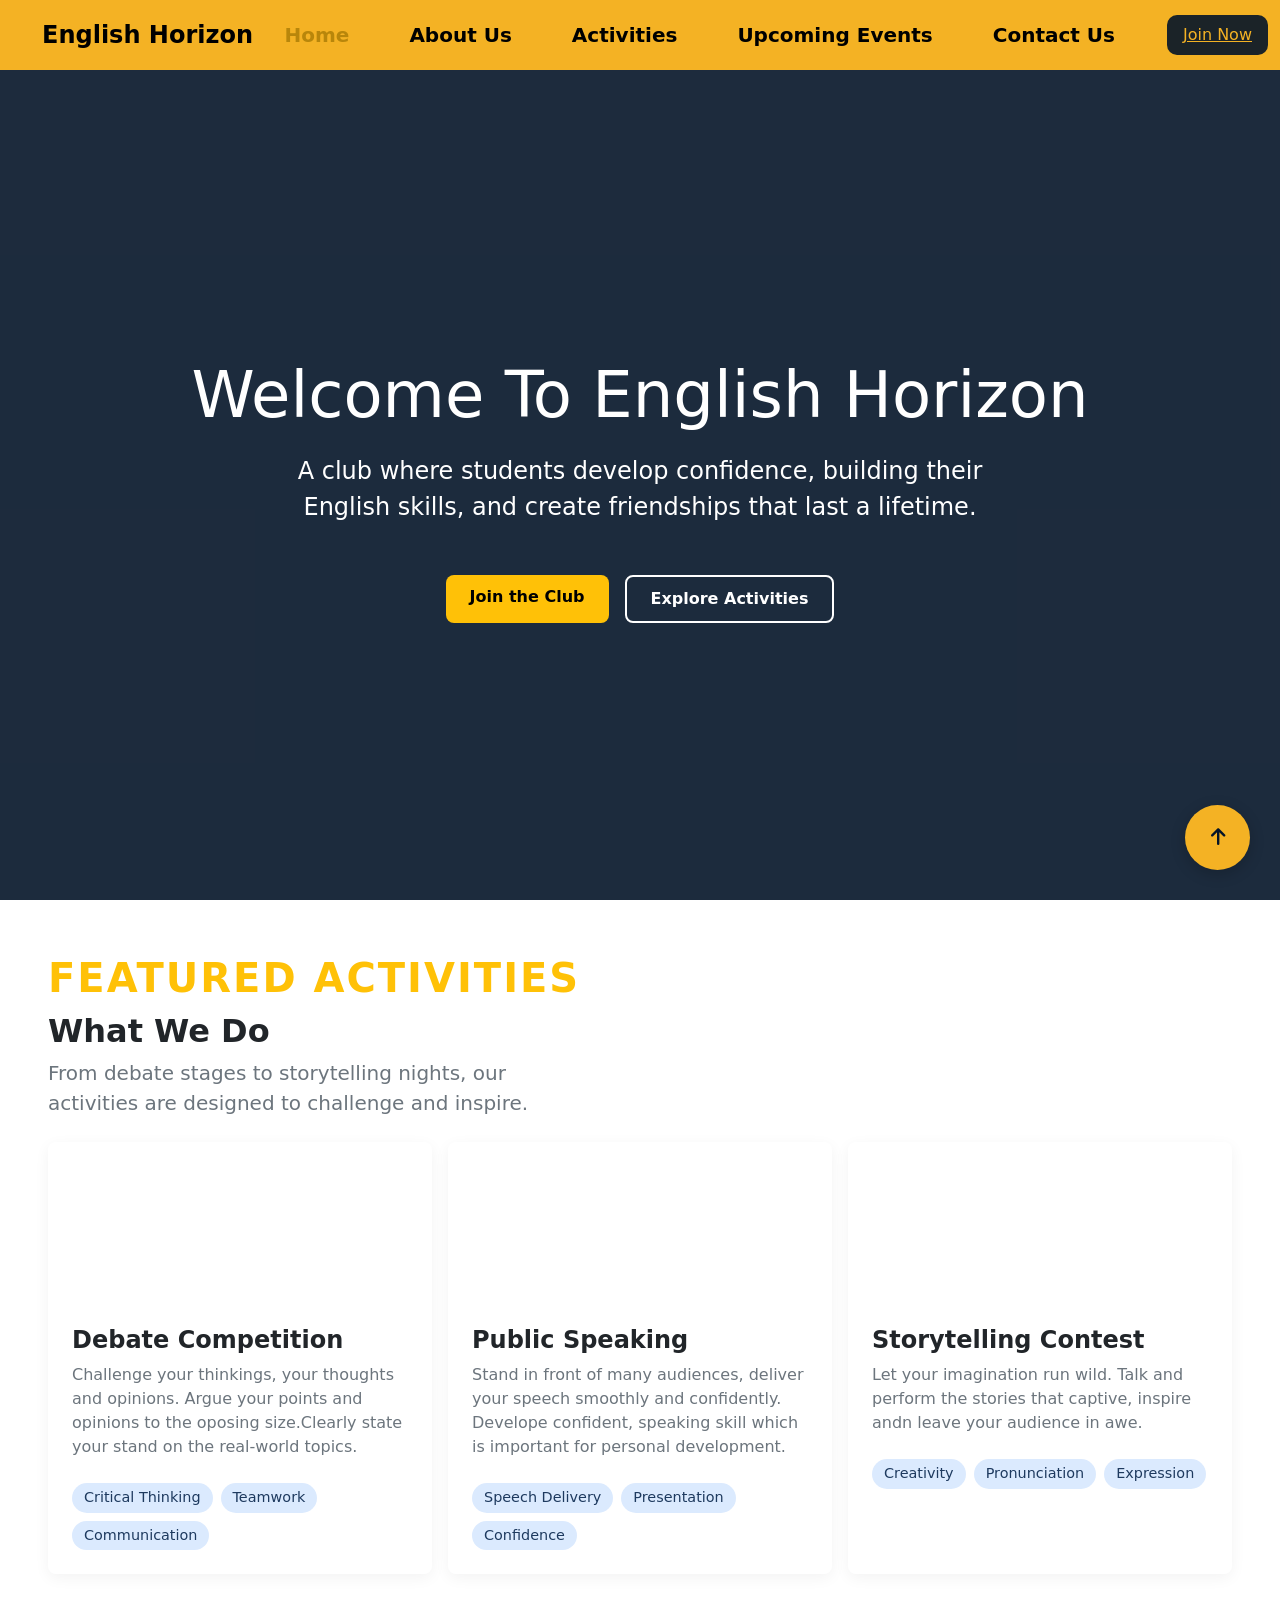
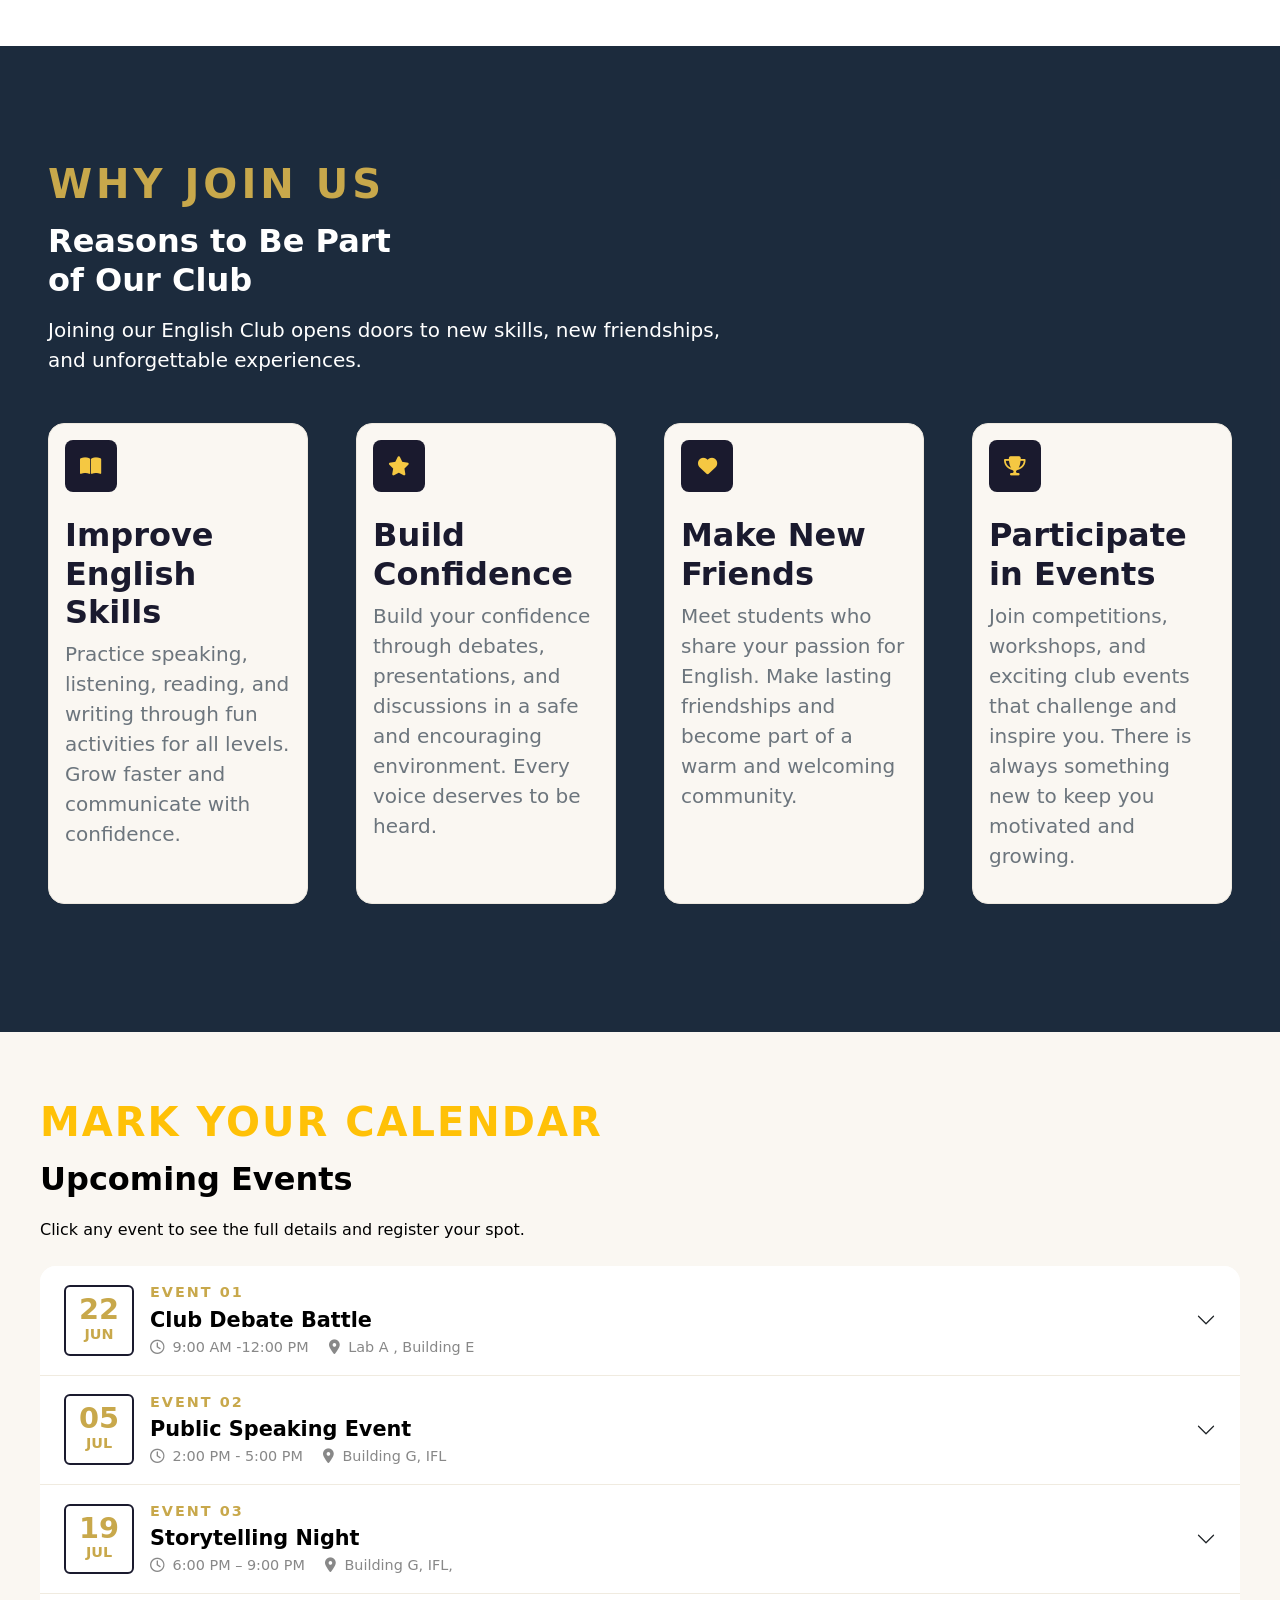
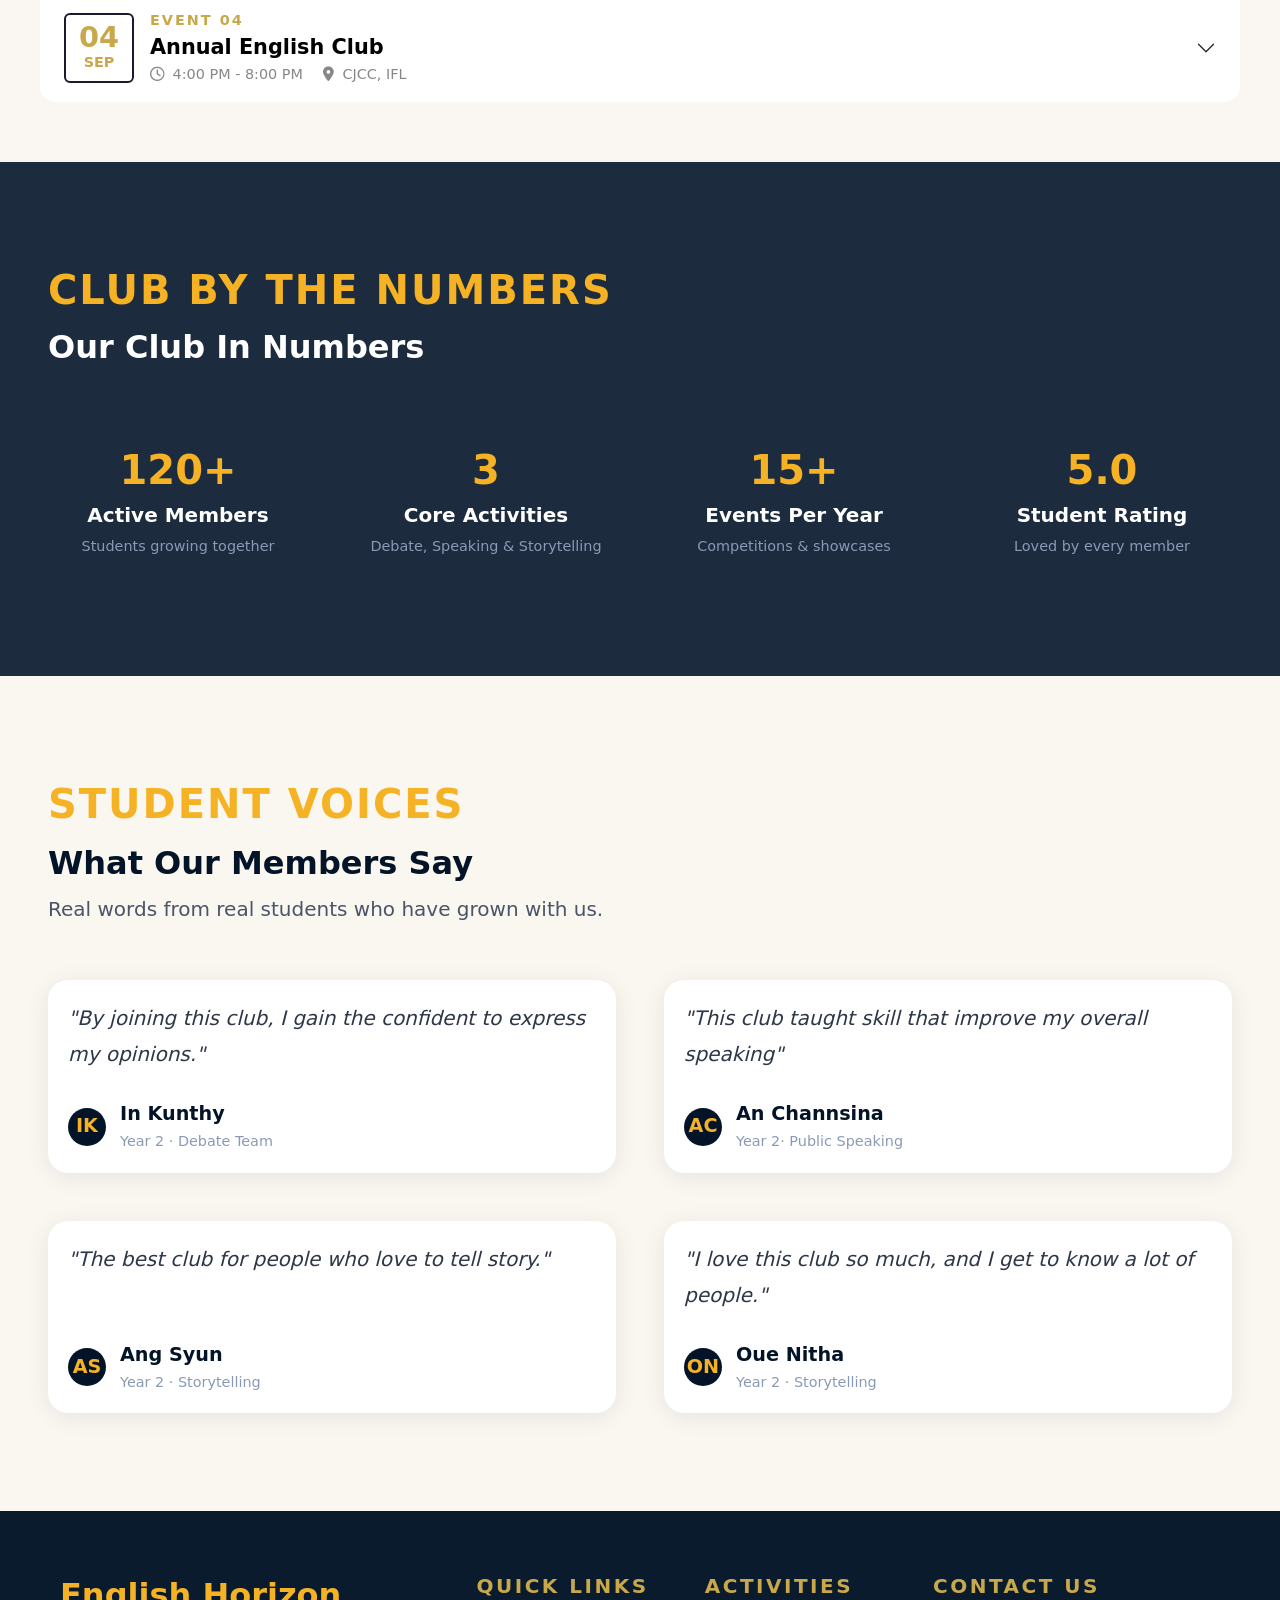
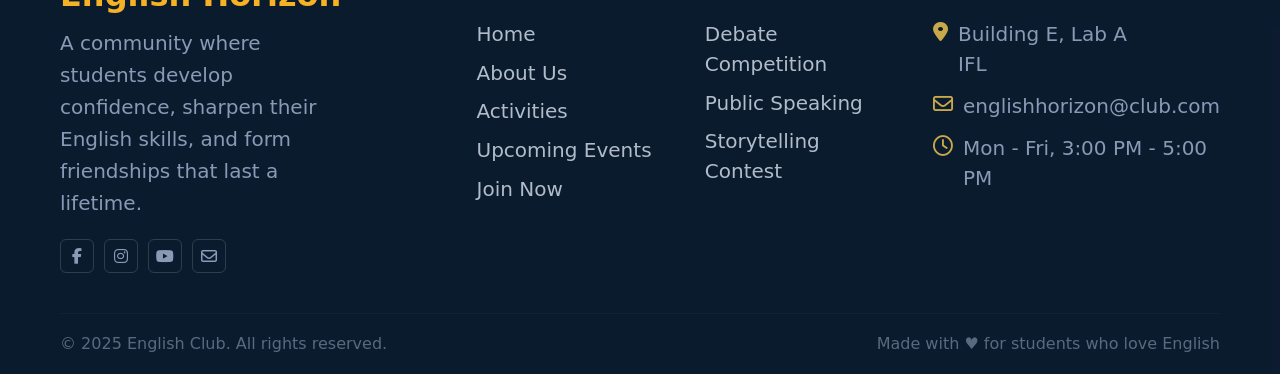
<file: index.html>
<!DOCTYPE html>
<html lang="en">
<head>
    <meta charset="UTF-8">
    <meta name="viewport" content="width=device-width, initial-scale=1.0">
    <title>English club</title>
    <!--boostrap css-->
    <!-- Bootstrap 5.3.3 CSS -->
<link href="https://cdn.jsdelivr.net/npm/bootstrap@5.3.3/dist/css/bootstrap.min.css" rel="stylesheet" integrity="sha384-QWTKZyjpPEjISv5WaRU9OFeRpok6YctnYmDr5pNlyT2bRjXh0JMhjY6hW+ALEwIH" crossorigin="anonymous">
    <link rel="stylesheet" href="style.css">
    <link rel="stylesheet" href="https://cdnjs.cloudflare.com/ajax/libs/font-awesome/6.5.0/css/all.min.css">
</head>
<body>
    <!--navbar-->
    <nav class="navbar navbar-expand-lg fixed-top">
  <div class="container-fluid">
    <a class="navbar-brand me-auto" href="#">English Horizon</a>
    <div class="offcanvas offcanvas-end" tabindex="-1" id="offcanvasNavbar" aria-labelledby="offcanvasNavbarLabel">
      <div class="offcanvas-header">
        <h5 class="offcanvas-title" id="offcanvasNavbarLabel">English Horizon</h5>
        <button type="button" class="btn-close text-reset" data-bs-dismiss="offcanvas" aria-label="Close"></button>
      </div>
      <div class="offcanvas-body">
        <ul class="navbar-nav justify-content-end flex-grow-1 pe-3">
          <li class="nav-item">
            <a class="nav-link mx-lg-3 active" href="#home">Home</a>
          </li>
          <li class="nav-item">
            <a class="nav-link mx-lg-3  " href="./aboutUs.html">About Us</a>
          </li>
          <li class="nav-item">
            <a class="nav-link mx-lg-3" href="./Activities.html">Activities</a>
          </li>
          <li class="nav-item">
            <a class="nav-link mx-lg-3" href="./upcomingEvent.html">Upcoming Events</a>
          </li>
          <li class="nav-item">
            <a class="nav-link mx-lg-3" href="./ContactUs.html">Contact Us</a>
          </li>
        </ul>
      </div>
    </div>
    <a href="./joinUs.html" class ="login-button">Join Now</a>
    <button class="navbar-toggler" type="button" data-bs-toggle="offcanvas" data-bs-target="#offcanvasNavbar" aria-controls="offcanvasNavbar">
      <span class="navbar-toggler-icon"></span>
    </button>
  </div>
</nav>
<!--end navbar-->
<!--Hero section-->
<section id ="home" class ="hero-section">
    <div class ="container d-flex align-items-center justify-content-center text-white flex-column text-center">
        <h1>Welcome To English Horizon</h1>
        <p class="fs-5">A club where students develop confidence, building their English skills, and create friendships that last a lifetime.</p>
        <div class="d-flex gap-3 justify-content-center flex-wrap">
    <a href="./joinUs.html" class="btn-join">Join the Club</a>
    <a href="./Activities.html" class="btn-explore">Explore Activities</a>
        </div>
</div>
</section>
<!--End hero section-->
<!-- Activities Section -->
<section id ="activities">
  <div class="container-fluid py-5 px-5">
    <p class="activities-label">Featured Activities</p>
    <h2 class="activities-heading">What We Do</h2>
    <p class="activities-subheading">From debate stages to storytelling nights, our activities are designed to challenge and inspire.</p>
    <div class="row g-3 justify-content-center" id="activitiesRow">
<!-- debate card-->
  <div class="col-12 col-md-4 mb-4">
  <a href="./Activities.html#debate-detail" style="text-decoration:none; color:inherit;">
    <div class="activity-card card h-100 border-0 rounded-3 overflow-hidden">
      <div class="activity-img" style="background-image: url('https://thumbs.dreamstime.com/b/cartoon-color-characters-people-debate-concept-vector-presentation-election-conference-flat-design-style-illustration-202169970.jpg');"></div>
      <div class="card-body p-4">
        <h3 class="activity-title">Debate Competition</h3>
        <p class="activity-desc">Challenge your thinkings, your thoughts and opinions. Argue your points and opinions to the oposing size.Clearly state your stand on the real-world topics.</p>
        <div class="activity-tags">
          <span class="activity-badge">Critical Thinking</span>
          <span class="activity-badge">Teamwork</span>
          <span class="activity-badge">Communication</span>
        </div>
      </div>
    </div>
  </a>
</div>
<!--public speaking-->
  <div class="col-12 col-md-4 mb-4">
  <a href="./Activities.html#speaking-detail" style="text-decoration:none; color:inherit;">
    <div class="activity-card card h-100 border-0 rounded-3 overflow-hidden">
      <div class="activity-img" style="background-image: url('https://tse1.mm.bing.net/th/id/OIP.oQ5WyMS45qfwEIdPiHihMwHaE8?r=0&rs=1&pid=ImgDetMain&o=7&rm=3');"></div>
      <div class="card-body p-4">
        <h3 class="activity-title">Public Speaking</h3>
        <p class="activity-desc">Stand in front of many audiences, deliver your speech smoothly and confidently. Develope confident, speaking skill which is important for personal development.</p>
        <div class="activity-tags">
          <span class="activity-badge">Speech Delivery</span>
          <span class="activity-badge">Presentation</span>
          <span class="activity-badge">Confidence</span>
        </div>
      </div>
    </div>
  </a>
</div>
<!--story telling-->
  <div class="col-12 col-md-4 mb-4">
  <a href="./Activities.html#storytelling-detail" style="text-decoration:none; color:inherit;">
    <div class="activity-card card h-100 border-0 rounded-3 overflow-hidden">
      <div class="activity-img" style="background-image: url('https://cdn.vectorstock.com/i/500p/75/33/confident-speech-of-speaker-in-front-audience-vector-48977533.jpg');"></div>
      <div class="card-body p-4">
        <h3 class="activity-title">Storytelling Contest</h3>
        <p class="activity-desc">Let your imagination run wild. Talk and perform the stories that captive, inspire andn leave your audience in awe.</p>
        <div class="activity-tags">
          <span class="activity-badge">Creativity</span>
          <span class="activity-badge">Pronunciation</span>
          <span class="activity-badge">Expression</span>
        </div>
      </div>
    </div>
  </a>
</div>
</section>
<!-- End Activities Section -->
<!-- Why Join Us Section -->
<section class="why-section">
  <div class="container-fluid py-5 px-5">
    <p class="why-label">Why Join Us</p>
    <h2 class="why-heading">Reasons to Be Part<br>of Our Club</h2>
    <p class="why-subheading">Joining our English Club opens doors to new skills, new friendships, and unforgettable experiences.</p>
    <div class="row g-5">
      <!-- Card 1 -->
      <div class="col-12 col-lg-3">
        <div class="why-card">
          <div class="why-icon">
            <i class="fa-solid fa-book-open"></i>
          </div>
          <h5 class="why-card-title">Improve English Skills</h5>
          <p class="why-card-desc">Practice speaking, listening, reading, and writing through fun activities for all levels. Grow faster and communicate with confidence.</p>
        </div>
      </div>
      <!-- Card 2 -->
      <div class="col-12 col-lg-3">
        <div class="why-card">
          <div class="why-icon">
            <i class="fa-solid fa-star"></i>
          </div>
          <h5 class="why-card-title">Build Confidence</h5>
          <p class="why-card-desc">Build your confidence through debates, presentations, and discussions in a safe and encouraging environment. Every voice deserves to be heard.</p>
        </div>
      </div>
      <!-- Card 3 -->
      <div class="col-12 col-lg-3">
        <div class="why-card">
          <div class="why-icon">
            <i class="fa-solid fa-heart"></i>
          </div>
          <h5 class="why-card-title">Make New Friends</h5>
          <p class="why-card-desc">Meet students who share your passion for English. Make lasting friendships and become part of a warm and welcoming community.</p>
        </div>
      </div>
      <!-- Card 4 -->
      <div class="col-12 col-lg-3">
        <div class="why-card">
          <div class="why-icon">
            <i class="fa-solid fa-trophy"></i>
          </div>
          <h5 class="why-card-title">Participate in Events</h5>
          <p class="why-card-desc">Join competitions, workshops, and exciting club events that challenge and inspire you. There is always something new to keep you motivated and growing.</p>
        </div>
      </div>
    </div>
    </div>
  </div>
</section>
<!-- End Why Join Us Section -->
<!-- Upcoming Events Section -->
<section id="upcoming-events" class="events-section">
  <p class="events-label">Mark Your Calendar</p>
  <h2 class="events-heading">Upcoming Events</h2>
  <p class="events-subheading">Click any event to see the full details and register your spot.</p>
  <div class="accordion" id="eventsAccordion">
    <!-- Event 1 -->
    <div class="accordion-item event-item">
      <div class="accordion-header">
        <button class="accordion-button event-btn collapsed" type="button"
          data-bs-toggle="collapse" data-bs-target="#e1"
          aria-expanded="false" aria-controls="e1">
          <div class="event-date">
            <div class="event-day">22</div>
            <div class="event-month">Jun</div>
          </div>
          <div class="event-info">
            <p class="event-number">EVENT 01</p>
            <h5 class="event-title">Club Debate Battle</h5>
            <div class="event-meta">
              <span><i class="fa-regular fa-clock"></i> 9:00 AM -12:00 PM</span>
              <span><i class="fa-solid fa-location-dot"></i> Lab A , Building E</span>
            </div>
          </div>
        </button>
      </div>
      <div id="e1" class="accordion-collapse collapse" data-bs-parent="#eventsAccordion">
        <div class="accordion-body event-body">
          <p>Select the provided topic and express your stand confidently and accurately.</p>
          <div class="event-tags">
            <span class="badge-blue">Debate</span>
            <span class="badge-yellow">Competition</span>
            <span class="badge-blue">Teamwork</span>
          </div>
          <a href="./joinUs.html" class="btn-register">Register Now &rarr;</a>
        </div>
      </div>
    </div>
    <!-- Event 2 -->
    <div class="accordion-item event-item">
      <div class="accordion-header">
        <button class="accordion-button event-btn collapsed" type="button"
          data-bs-toggle="collapse" data-bs-target="#e2"
          aria-expanded="false" aria-controls="e2">
          <div class="event-date">
            <div class="event-day">05</div>
            <div class="event-month">Jul</div>
          </div>
          <div class="event-info">
            <p class="event-number">EVENT 02</p>
            <h5 class="event-title">Public Speaking Event</h5>
            <div class="event-meta">
              <span><i class="fa-regular fa-clock"></i> 2:00 PM - 5:00 PM</span>
              <span><i class="fa-solid fa-location-dot"></i> Building G, IFL</span>
            </div>
          </div>
        </button>
      </div>
      <div id="e2" class="accordion-collapse collapse" data-bs-parent="#eventsAccordion">
        <div class="accordion-body event-body">
          <p>Open for newcommer who want are willing to learn, to change and develope themselves.First come first serve.</p>
          <div class="event-tags">
            <span class="badge-blue">develope</span>
            <span class="badge-green">Beginner Friendly</span>
            <span class="badge-blue">Confidence</span>
          </div>
          <a href="./joinUs.html" class="btn-register">Register Now &rarr;</a>
        </div>
      </div>
    </div>
    <!-- Event 3 -->
    <div class="accordion-item event-item">
      <div class="accordion-header">
        <button class="accordion-button event-btn collapsed" type="button"
          data-bs-toggle="collapse" data-bs-target="#e3"
          aria-expanded="false" aria-controls="e3">
          <div class="event-date">
            <div class="event-day">19</div>
            <div class="event-month">Jul</div>
          </div>
          <div class="event-info">
            <p class="event-number">EVENT 03</p>
            <h5 class="event-title">Storytelling Night</h5>
            <div class="event-meta">
              <span><i class="fa-regular fa-clock"></i> 6:00 PM – 9:00 PM</span>
              <span><i class="fa-solid fa-location-dot"></i> Building G, IFL, </span>
            </div>
          </div>
        </button>
      </div>
      <div id="e3" class="accordion-collapse collapse" data-bs-parent="#eventsAccordion">
        <div class="accordion-body event-body">
          <p>Let your imagination be shown on the stage before many audience. Amazing price await for the most creative one.</p>
          <div class="event-tags">
            <span class="badge-blue">Storytelling</span>
            <span class="badge-yellow">Contest</span>
            <span class="badge-blue">Creativity</span>
          </div>
          <a href="./joinUs.html" class="btn-register">Register Now &rarr;</a>
        </div>
      </div>
    </div>
    <!-- Event 4 -->
    <div class="accordion-item event-item">
      <div class="accordion-header">
        <button class="accordion-button event-btn collapsed" type="button"
          data-bs-toggle="collapse" data-bs-target="#e4"
          aria-expanded="false" aria-controls="e4">
          <div class="event-date">
            <div class="event-day">04</div>
            <div class="event-month">Sep</div>
          </div>
          <div class="event-info">
            <p class="event-number">EVENT 04</p>
            <h5 class="event-title">Annual English Club </h5>
            <div class="event-meta">
              <span><i class="fa-regular fa-clock"></i> 4:00 PM - 8:00 PM</span>
              <span><i class="fa-solid fa-location-dot"></i> CJCC, IFL</span>
            </div>
          </div>
        </button>
      </div>
      <div id="e4" class="accordion-collapse collapse" data-bs-parent="#eventsAccordion">
        <div class="accordion-body event-body">
          <p>Our biggest event of the year! celebrated the acheivement, the winner and participated by the proffessors from IFL who has experiences in this feild.
            Come and connect with us!
          </p>
          <div class="event-tags">
            <span class="badge-yellow">Connection</span>
            <span class="badge-green">All Members</span>
            <span class="badge-blue">Celebration</span>
          </div>
          <a href="./joinUs.html" class="btn-register">Register Now &rarr;</a>
        </div>
      </div>
    </div>
  </div>
  </div>
</section>
<!-- End Upcoming Events Section -->
<!-- Stats Section -->
<section class="stats-section">
  <div class="container-fluid px-5 py-5">
    <p class="stats-label">Club By The Numbers</p>
    <h2 class="stats-heading">Our Club In Numbers</h2>
    <div class="row g-5 text-center mt-3">
      <div class="col-6 col-md-3">
        <div class="stat-card">          <div class="stat-number">120+</div>
          <div class="stat-title">Active Members</div>
          <div class="stat-desc">Students growing together</div>
        </div>
      </div>
      <div class="col-6 col-md-3">
        <div class="stat-card">
          <div class="stat-number">3</div>
          <div class="stat-title">Core Activities</div>
          <div class="stat-desc">Debate, Speaking & Storytelling</div>
        </div>
      </div>
      <div class="col-6 col-md-3">
        <div class="stat-card">
          <div class="stat-number">15+</div>
          <div class="stat-title">Events Per Year</div>
          <div class="stat-desc">Competitions & showcases</div>
        </div>
      </div>
      <div class="col-6 col-md-3">
        <div class="stat-card">
          <div class="stat-number">5.0</div>
          <div class="stat-title">Student Rating</div>
          <div class="stat-desc">Loved by every member</div>
        </div>
      </div>
    </div>
  </div>
</section>
<!-- Testimonials Section -->
<section class="testimonials-section">
  <div class="container-fluid px-5 py-5">
    <p class="testi-label">Student Voices</p>
    <h2 class="testi-heading">What Our Members Say</h2>
    <p class="testi-subheading">Real words from real students who have grown with us.</p>
    <div class="row g-5 mt-2">
      <div class="col-12 col-md-4">
        <div class="testi-card">
          <div class="testi-quote">"By joining this club, I gain the confident to express my opinions."</div>
          <div class="testi-author">
            <div class="testi-avatar">IK</div>
            <div>
              <div class="testi-name">In Kunthy</div>
              <div class="testi-role">Year 2 · Debate Team</div>
            </div>
          </div>
        </div>
      </div>
      <div class="col-12 col-md-4">
        <div class="testi-card">
          <div class="testi-quote">"This club taught skill that improve my overall speaking"</div>
          <div class="testi-author">
            <div class="testi-avatar">AC</div>
            <div>
              <div class="testi-name">An Channsina</div>
              <div class="testi-role">Year 2· Public Speaking</div>
            </div>
          </div>
        </div>
      </div>
      <div class="col-12 col-md-4">
        <div class="testi-card">
          <div class="testi-quote">"The best club for people who love to tell story."</div>
          <div class="testi-author">
            <div class="testi-avatar">AS</div>
            <div>
              <div class="testi-name">Ang Syun</div>
              <div class="testi-role">Year 2 · Storytelling</div>
            </div>
          </div>
        </div>
      </div>
      <div class="col-12 col-md-4">
        <div class="testi-card">
          <div class="testi-quote">"I love this club so much, and I get to know a lot of people."</div>
          <div class="testi-author">
            <div class="testi-avatar">ON</div>
            <div>
              <div class="testi-name">Oue Nitha</div>
              <div class="testi-role">Year 2 · Storytelling</div>
            </div>
          </div>
        </div>
      </div>
    </div>
  </div>
</section>
 <!-- Footer -->
<footer class="site-footer">
  <div class="footer-grid">
    <div>
      <div class="footer-brand">English Horizon</div>
      <p class="footer-tagline">A community where students develop confidence, sharpen their English skills, and form friendships that last a lifetime.</p>
      <div class="footer-socials">
        <a href="#" aria-label="Facebook"><i class="fa-brands fa-facebook-f"></i></a>
        <a href="#" aria-label="Instagram"><i class="fa-brands fa-instagram"></i></a>
        <a href="#" aria-label="YouTube"><i class="fa-brands fa-youtube"></i></a>
        <a href="#" aria-label="Email"><i class="fa-regular fa-envelope"></i></a>
      </div>
    </div>
    <div>
      <p class="footer-col-title">Quick Links</p>
      <ul class="footer-links">
        <li><a href="#home">Home</a></li>
        <li><a href="./aboutUs.html">About Us</a></li>
        <li><a href="./Activities.html">Activities</a></li>
        <li><a href="./upcomingEvent.html">Upcoming Events</a></li>
        <li><a href="./joinUs.html">Join Now</a></li>
      </ul>
    </div>
  <div>
  <p class="footer-col-title">Activities</p>
  <ul class="footer-links">
    <li><a href="./Activities.html#debate-detail">Debate Competition</a></li>
    <li><a href="./Activities.html#speaking-detail">Public Speaking</a></li>
    <li><a href="./Activities.html#storytelling-detail">Storytelling Contest</a></li>
  </ul>
</div>
    <div>
      <p class="footer-col-title">Contact Us</p>
      <div class="footer-contact-item"><i class="fa-solid fa-location-dot"></i><span>Building E, Lab A<br>IFL</span></div>
      <div class="footer-contact-item"><i class="fa-regular fa-envelope"></i><span>englishhorizon@club.com</span></div>
      <div class="footer-contact-item"><i class="fa-regular fa-clock"></i><span>Mon - Fri, 3:00 PM - 5:00 PM</span></div>
    </div>
  </div>
  <hr class="footer-divider">
  <div class="footer-bottom">
    <span>© 2025 English Club. All rights reserved.</span>
    <span>Made with ♥ for students who love English</span>
  </div>
</footer>
<!-- End Footer -->
<!-- Back to Top Button -->
<a href="#" id="backToTop" title="Back to Top">
  <i class="fa-solid fa-arrow-up"></i>
</a>
<!--boostrap js-->
    <script src="https://cdn.jsdelivr.net/npm/bootstrap@5.3.8/dist/js/bootstrap.bundle.min.js"
        integrity="sha384-FKyoEForCGlyvwx9Hj09JcYn3nv7wiPVlz7YYwJrWVcXK/BmnVDxM+D2scQbITxI"
        crossorigin="anonymous"></script>
</body>
</html>
</file>
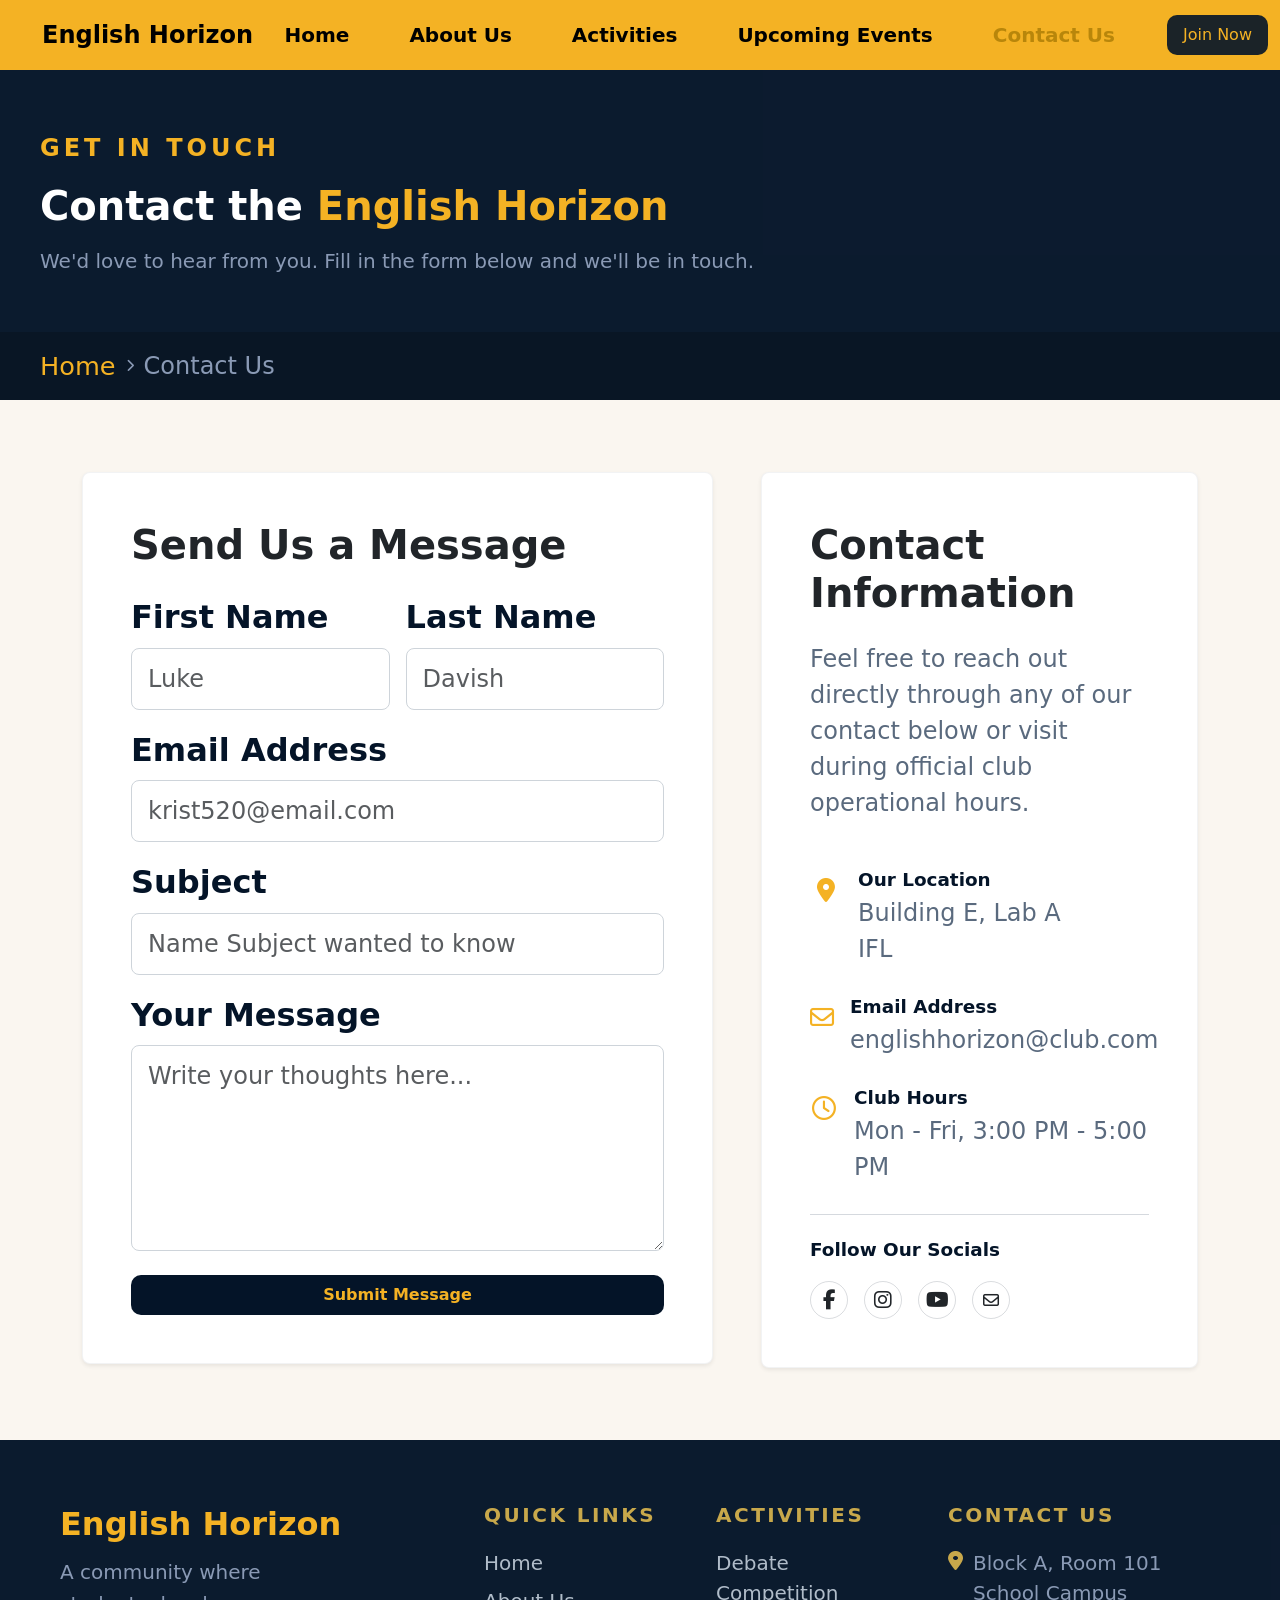
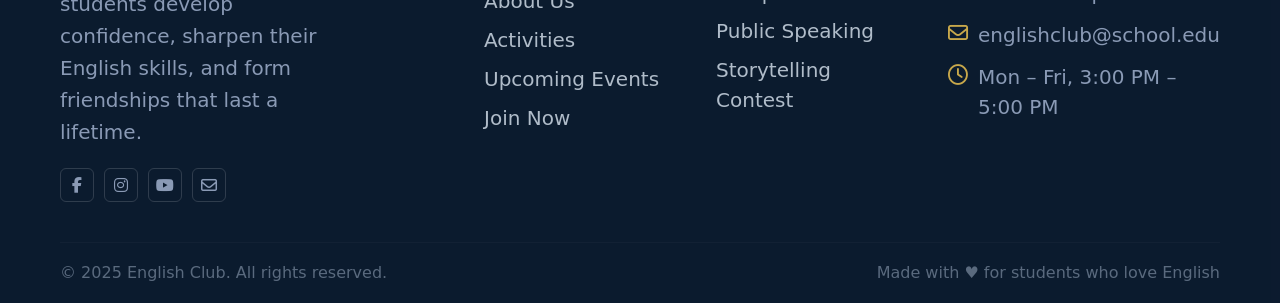
<file: ContactUs.html>
<!DOCTYPE html>
<html lang="en">
<head>
    <meta charset="UTF-8">
    <meta name="viewport" content="width=device-width, initial-scale=1.0">
    <title>Contact Us - English Club</title>
    <link href="https://cdn.jsdelivr.net/npm/bootstrap@5.3.3/dist/css/bootstrap.min.css" rel="stylesheet" integrity="sha384-QWTKZyjpPEjISv5WaRU9OFeRpok6YctnYmDr5pNlyT2bRjXh0JMhjY6hW+ALEwIH" crossorigin="anonymous">
    <link rel="stylesheet" href="ContactUs.css">
    <link rel="stylesheet" href="https://cdnjs.cloudflare.com/ajax/libs/font-awesome/6.5.0/css/all.min.css">
</head>
<body>

    <nav class="navbar navbar-expand-lg fixed-top">
        <div class="container-fluid">
            <a class="navbar-brand me-auto" href="./index.html">English Horizon</a>
            <div class="offcanvas offcanvas-end" tabindex="-1" id="offcanvasNavbar" aria-labelledby="offcanvasNavbarLabel">
                <div class="offcanvas-header">
                    <h5 class="offcanvas-title" id="offcanvasNavbarLabel">English Horizon</h5>
                    <button type="button" class="btn-close text-reset" data-bs-dismiss="offcanvas" aria-label="Close"></button>
                </div>
                <div class="offcanvas-body">
                    <ul class="navbar-nav justify-content-end flex-grow-1 pe-3">
                        <li class="nav-item">
                            <a class="nav-link mx-lg-3" href="./index.html#home">Home</a>
                        </li>
                        <li class="nav-item">
                            <a class="nav-link mx-lg-3" href="./aboutUs.html">About Us</a>
                        </li>
                        <li class="nav-item">
                            <a class="nav-link mx-lg-3" href="./Activities.html">Activities</a>
                        </li>
                        <li class="nav-item">
                            <a class="nav-link mx-lg-3" href="./upcomingEvent.html">Upcoming Events</a>
                        </li>
                        <li class="nav-item">
                            <a class="nav-link mx-lg-3 active" href="./ContactUs.html">Contact Us</a>
                        </li>
                    </ul>
                </div>
            </div>
            <a href="./joinUs.html" class="login-button">Join Now</a>
            <button class="navbar-toggler" type="button" data-bs-toggle="offcanvas" data-bs-target="#offcanvasNavbar" aria-controls="offcanvasNavbar">
                <span class="navbar-toggler-icon"></span>
            </button>
        </div>
    </nav>
    <div class="join-hero">
        <div style="padding: 0 40px 40px 40px;">
            <span class="eyebrow">Get In Touch</span>
            <h1>Contact the <span>English Horizon</span></h1>
            <p>We'd love to hear from you. Fill in the form below and we'll be in touch.</p>
        </div>

        <div class="breadcrumb-bar">
            <a href="./index.html">Home</a>
            <i class="fa-solid fa-chevron-right"></i>
            <span>Contact Us</span>
        </div>
    </div>

    <section class="py-5 contact-panel-section">
        <div class="container py-4">
            <div class="row g-5">
                
                <div class="col-12 col-lg-7">
                    <div class="card p-4 p-md-5 shadow-sm border-0 rounded-3">
                        <h3 class="mb-4 fw-bold text-dark">Send Us a Message</h3>
                        <form action="#" method="POST">
                            <div class="row g-3">
                                <div class="col-md-6">
                                    <label for="firstName" class="form-label">First Name</label>
                                    <input type="text" class="form-control" id="firstName" required placeholder="Luke">
                                </div>
                                <div class="col-md-6">
                                    <label for="lastName" class="form-label">Last Name</label>
                                    <input type="text" class="form-control" id="lastName" required placeholder="Davish">
                                </div>
                                <div class="col-12">
                                    <label for="email" class="form-label">Email Address</label>
                                    <input type="email" class="form-control" id="email" required placeholder="krist520@email.com">
                                </div>
                                <div class="col-12">
                                    <label for="subject" class="form-label">Subject</label>
                                    <input type="text" class="form-control" id="subject" required placeholder="Name Subject wanted to know">
                                </div>
                                <div class="col-12">
                                    <label for="message" class="form-label">Your Message</label>
                                    <textarea class="form-control" id="message" rows="5" required placeholder="Write your thoughts here..."></textarea>
                                </div>
                                <div class="col-12 mt-4">
                                    <button type="submit" class="btn login-button border-0 px-4 py-2 w-100 fw-bold">Submit Message</button>
                                </div>
                            </div>
                        </form>
                    </div>
                </div>

                <div class="col-12 col-lg-5 d-flex flex-column justify-content-between">
                    <div class="p-4 p-md-5 bg-white shadow-sm rounded-3 h-100 border-0">
                        <h3 class="mb-4 fw-bold text-dark">Contact Information</h3>
                        <p class="text-muted mb-5">Feel free to reach out directly through any of our contact below or visit during official club operational hours.</p>

                        <div class="d-flex align-items-start mb-4">
                            <div class="fs-4 text-warning me-3 mt-1">
                                <i class="fa-solid fa-location-dot"></i>
                            </div>
                            <div>
                                <h5 class="fw-bold mb-1">Our Location</h5>
                                <span class="text-muted">Building E, Lab A<br>IFL</span>
                            </div>
                        </div>

                        <div class="d-flex align-items-start mb-4">
                            <div class="fs-4 text-warning me-3 mt-1">
                                <i class="fa-regular fa-envelope"></i>
                            </div>
                            <div>
                                <h5 class="fw-bold mb-1">Email Address</h5>
                                <span class="text-muted">englishhorizon@club.com</span>
                            </div>
                        </div>

                        <div class="d-flex align-items-start mb-5">
                            <div class="fs-4 text-warning me-3 mt-1">
                                <i class="fa-regular fa-clock"></i>
                            </div>
                            <div>
                                <h5 class="fw-bold mb-1">Club Hours</h5>
                                <span class="text-muted">Mon - Fri, 3:00 PM - 5:00 PM</span>
                            </div>
                        </div>

                        <hr class="my-4 text-muted">

                        <h5 class="fw-bold mb-3">Follow Our Socials</h5>
                        <div class="footer-socials d-flex gap-3">
                            <a href="#" class="fs-5 text-dark" aria-label="Facebook"><i class="fa-brands fa-facebook-f"></i></a>
                            <a href="#" class="fs-5 text-dark" aria-label="Instagram"><i class="fa-brands fa-instagram"></i></a>
                            <a href="#" class="fs-5 text-dark" aria-label="YouTube"><i class="fa-brands fa-youtube"></i></a>
                            <a href="#" class="text-dark" aria-label="Email"><i class="fa-regular fa-envelope"></i></a>
                        </div>
                    </div>
                </div>

            </div>
        </div>
    </section>
<!--footer-->
    <footer class="site-footer">
        <div class="footer-grid">
            <div>
                <div class="footer-brand">English Horizon</div>
                <p class="footer-tagline">A community where students develop confidence, sharpen their English skills, and form friendships that last a lifetime.</p>
                <div class="footer-socials">
                    <a href="#" aria-label="Facebook"><i class="fa-brands fa-facebook-f"></i></a>
                    <a href="#" aria-label="Instagram"><i class="fa-brands fa-instagram"></i></a>
                    <a href="#" aria-label="YouTube"><i class="fa-brands fa-youtube"></i></a>
                    <a href="#" aria-label="Email"><i class="fa-regular fa-envelope"></i></a>
                </div>
            </div>
            <div>
                <p class="footer-col-title">Quick Links</p>
                <ul class="footer-links">
                    <li><a href="./index.html#home">Home</a></li>
                    <li><a href="./aboutUs.html">About Us</a></li>
                    <li><a href="./index.html#activities">Activities</a></li>
                    <li><a href="./index.html#upcoming-events">Upcoming Events</a></li>
                    <li><a href="./joinUs.html">Join Now</a></li>
                </ul>
            </div>
            <div>
                <p class="footer-col-title">Activities</p>
                <ul class="footer-links">
                    <li><a href="./Activities.html#debate-detail">Debate Competition</a></li>
                    <li><a href="./Activities.html#speaking-detail">Public Speaking</a></li>
                    <li><a href="./Activities.html#storytelling-detail">Storytelling Contest</a></li>
                </ul>
            </div>
            <div>
                <p class="footer-col-title">Contact Us</p>
                <div class="footer-contact-item"><i class="fa-solid fa-location-dot"></i><span>Block A, Room 101<br>School Campus</span></div>
                <div class="footer-contact-item"><i class="fa-regular fa-envelope"></i><span>englishclub@school.edu</span></div>
                <div class="footer-contact-item"><i class="fa-regular fa-clock"></i><span>Mon – Fri, 3:00 PM – 5:00 PM</span></div>
            </div>
        </div>
        <hr class="footer-divider">
        <div class="footer-bottom">
            <span>© 2025 English Club. All rights reserved.</span>
            <span>Made with ♥ for students who love English</span>
        </div>
    </footer>
    <script src="https://cdn.jsdelivr.net/npm/bootstrap@5.3.3/dist/js/bootstrap.bundle.min.js" integrity="sha384-YvpcrYf0tY3lHB60NNkmXc5s9fDVZLESaAA55NDzOxhy9GkcIdslK1eN7N6jIeHz" crossorigin="anonymous"></script>
</body>
</html>
</file>
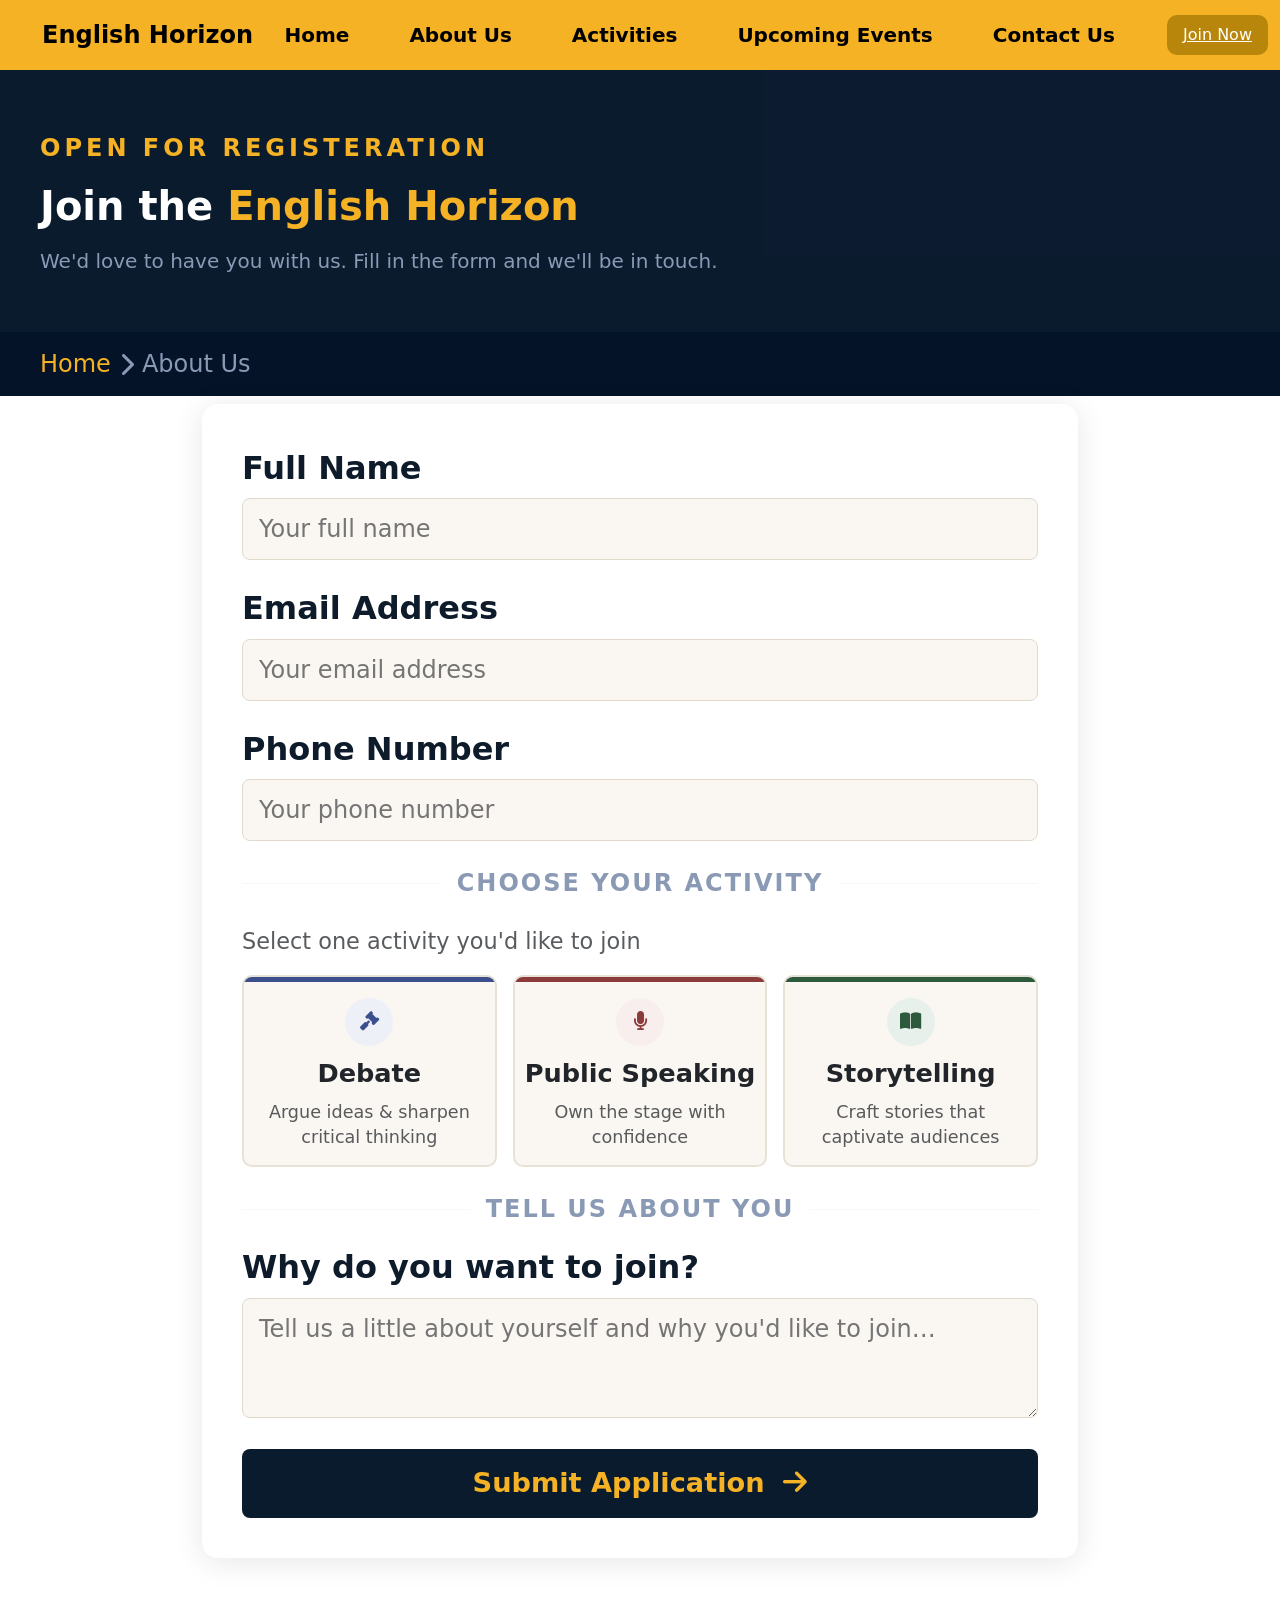
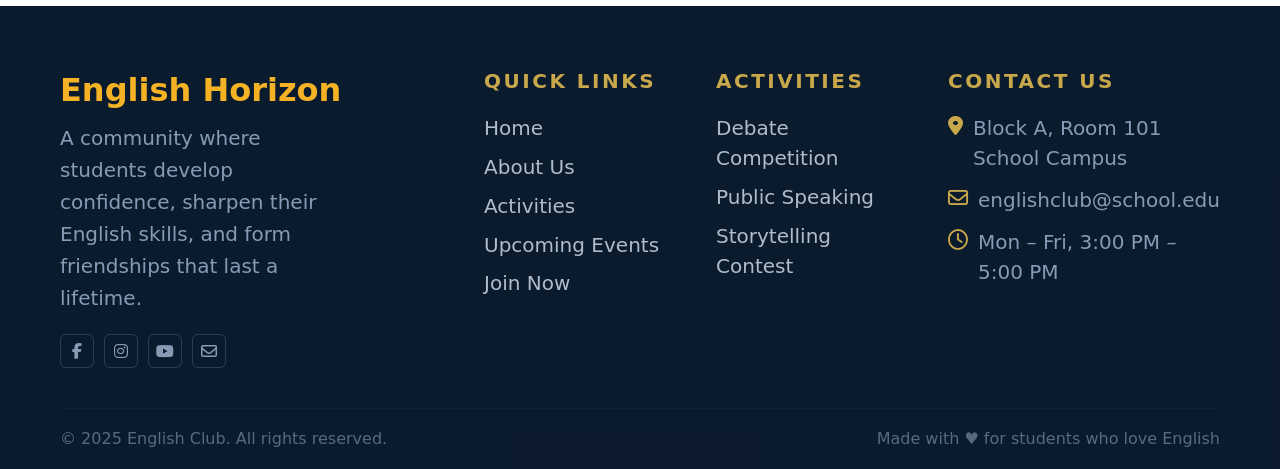
<file: joinUs.html>
<!DOCTYPE html>
<html lang="en">
<head>
  <meta charset="UTF-8" />
  <meta name="viewport" content="width=device-width, initial-scale=1.0" />
  <title>join Us English Club</title>
  <link href="https://cdn.jsdelivr.net/npm/bootstrap@5.3.3/dist/css/bootstrap.min.css" rel="stylesheet" integrity="sha384-QWTKZyjpPEjISv5WaRU9OFeRpok6YctnYmDr5pNlyT2bRjXh0JMhjY6hW+ALEwIH" crossorigin="anonymous">
  <link rel="stylesheet" href="https://cdnjs.cloudflare.com/ajax/libs/font-awesome/6.5.0/css/all.min.css" />
  <link rel="stylesheet" href="joinUs.css" />
</head>
<body>
<body>
 
  <nav class="navbar navbar-expand-lg fixed-top">
    <div class="container-fluid">
      <a class="navbar-brand me-auto" href="./index.html">English Horizon</a>
      <div class="offcanvas offcanvas-end" tabindex="-1" id="offcanvasNavbar" aria-labelledby="offcanvasNavbarLabel">
        <div class="offcanvas-header">
          <h5 class="offcanvas-title" id="offcanvasNavbarLabel">English Horizon</h5>
          <button type="button" class="btn-close text-reset" data-bs-dismiss="offcanvas" aria-label="Close"></button>
        </div>
        <div class="offcanvas-body">
          <ul class="navbar-nav justify-content-end flex-grow-1 pe-3">
            <li class="nav-item"><a class="nav-link mx-lg-3" href="./index.html">Home</a></li>
            <li class="nav-item"><a class="nav-link mx-lg-3" href="./aboutUs.html">About Us</a></li>
            <li class="nav-item"><a class="nav-link mx-lg-3" href="./Activities.html">Activities</a></li>
            <li class="nav-item"><a class="nav-link mx-lg-3" href="./upcomingEvent.html">Upcoming Events</a></li>
            <li class="nav-item"><a class="nav-link mx-lg-3" href="./ContactUs.html">Contact Us</a></li>
          </ul>
        </div>
      </div>
      <a href="./joinUs.html" class="login-button active">Join Now</a>
      <button class="navbar-toggler" type="button" data-bs-toggle="offcanvas" data-bs-target="#offcanvasNavbar" aria-controls="offcanvasNavbar">
        <span class="navbar-toggler-icon"></span>
      </button>
    </div>
  </nav>
  <div class="join-hero" style="padding-top: 130px; padding-bottom: 0;">
    <div style="padding: 0 40px 40px 40px;">
      <span class="eyebrow">Open for registeration</span>
      <h1>Join the <span>English Horizon</span></h1>
      <p>We'd love to have you with us. Fill in the form and we'll be in touch.</p>
    </div>

    <div class="breadcrumb-bar">
      <a href="./index.html">Home</a>
      <i class="fa-solid fa-chevron-right"></i>
      <span>About Us</span>
    </div>
  </div>

<div class="container py-5" style="max-width:900px; margin-top:-40px; position:relative; z-index:2;">    <div class="form-card">

      <div class="mb-4">
        <label class="field-label d-block" for="name">Full Name</label>
        <input class="field-input w-100" type="text" id="name" placeholder="Your full name" />
      </div>

      <div class="mb-4">
        <label class="field-label d-block" for="email">Email Address</label>
        <input class="field-input w-100" type="email" id="email" placeholder="Your email address" />
      </div>

      <div class="mb-4">
        <label class="field-label d-block" for="phone">Phone Number</label>
        <input class="field-input w-100" type="tel" id="phone" placeholder="Your phone number" />
      </div>

      <div class="d-flex align-items-center gap-3 my-4">
        <hr class="flex-grow-1 m-0" style="border-color:#e8e2d6;" />
        <span class="sep-label">Choose Your Activity</span>
        <hr class="flex-grow-1 m-0" style="border-color:#e8e2d6;" />
      </div>
      <p class="text-muted mb-3" style="font-size:1.4rem;">Select one activity you'd like to join</p>

      <div class="row g-3">
        <div class="col-12 col-md-4">
          <input type="radio" class="btn-check" name="activity" id="act-debate" value="debate" autocomplete="off">
          <label class="label-tile w-100 h-100 d-flex flex-column align-items-center text-center" for="act-debate">
            <div class="tile-bar w-100" style="height:5px; background:#3B4F8C;"></div>
            <div class="py-3 px-2 d-flex flex-column align-items-center gap-2">
              <div class="tile-icon rounded-circle d-flex align-items-center justify-content-center" style="width:48px;height:48px;background:#eef0f8;">
                <i class="fa-solid fa-gavel" style="color:#3B4F8C;font-size:1.2rem;"></i>
              </div>
              <div class="tile-name fw-semibold" style="font-size:1.6rem;">Debate</div>
              <div class="text-muted" style="font-size:1.1rem;line-height:1.4;">Argue ideas &amp; sharpen critical thinking</div>
            </div>
          </label>
        </div>

        <div class="col-12 col-md-4">
          <input type="radio" class="btn-check" name="activity" id="act-speak" value="speaking" autocomplete="off">
          <label class="label-tile w-100 h-100 d-flex flex-column align-items-center text-center" for="act-speak">
            <div class="tile-bar w-100" style="height:5px; background:#8C3B3B;"></div>
            <div class="py-3 px-2 d-flex flex-column align-items-center gap-2">
              <div class="tile-icon rounded-circle d-flex align-items-center justify-content-center" style="width:48px;height:48px;background:#f8eeee;">
                <i class="fa-solid fa-microphone" style="color:#8C3B3B;font-size:1.2rem;"></i>
              </div>
              <div class="tile-name fw-semibold" style="font-size:1.6rem;">Public Speaking</div>
              <div class="text-muted" style="font-size:1.1rem;line-height:1.4;">Own the stage with confidence</div>
            </div>
          </label>
        </div>

        <div class="col-12 col-md-4">
          <input type="radio" class="btn-check" name="activity" id="act-story" value="storytelling" autocomplete="off">
          <label class="label-tile w-100 h-100 d-flex flex-column align-items-center text-center" for="act-story">
            <div class="tile-bar w-100" style="height:5px; background:#2D5A3D;"></div>
            <div class="py-3 px-2 d-flex flex-column align-items-center gap-2">
              <div class="tile-icon rounded-circle d-flex align-items-center justify-content-center" style="width:48px;height:48px;background:#e8f0eb;">
                <i class="fa-solid fa-book-open" style="color:#2D5A3D;font-size:1.2rem;"></i>
              </div>
              <div class="tile-name fw-semibold" style="font-size:1.6rem;">Storytelling</div>
              <div class="text-muted" style="font-size:1.1rem;line-height:1.4;">Craft stories that captivate audiences</div>
            </div>
          </label>
        </div>
      </div>

      <div class="d-flex align-items-center gap-3 mt-4 mb-3">
        <hr class="flex-grow-1 m-0" style="border-color:#e8e2d6;" />
        <span class="sep-label">Tell Us About You</span>
        <hr class="flex-grow-1 m-0" style="border-color:#e8e2d6;" />
      </div>

      <div class="mb-4">
        <label class="field-label d-block" for="why">Why do you want to join?</label>
        <textarea class="field-input w-100" id="why" placeholder="Tell us a little about yourself and why you'd like to join…"></textarea>
      </div>

      <div class="d-grid">
        <button class="btn-submit" type="button">
          Submit Application &nbsp;<i class="fa-solid fa-arrow-right"></i>
        </button>
      </div>

    </div>
  </div>

  <footer class="site-footer">
    <div class="footer-grid">
      <div>
        <div class="footer-brand">English Horizon</div>
        <p class="footer-tagline">A community where students develop confidence, sharpen their English skills, and form friendships that last a lifetime.</p>
        <div class="footer-socials">
          <a href="#" aria-label="Facebook"><i class="fa-brands fa-facebook-f"></i></a>
          <a href="#" aria-label="Instagram"><i class="fa-brands fa-instagram"></i></a>
          <a href="#" aria-label="YouTube"><i class="fa-brands fa-youtube"></i></a>
          <a href="#" aria-label="Email"><i class="fa-regular fa-envelope"></i></a>
        </div>
      </div>
      <div>
        <p class="footer-col-title">Quick Links</p>
        <ul class="footer-links">
          <li><a href="#">Home</a></li>
          <li><a href="aboutUs.html">About Us</a></li>
          <li><a href="Activities.html">Activities</a></li>
          <li><a href="upcomingEvent.html">Upcoming Events</a></li>
          <li><a href="joinUs.html">Join Now</a></li>
        </ul>
      </div>
      <div>
        <p class="footer-col-title">Activities</p>
        <ul class="footer-links">
          <li><a href="Activities.html#debate-detail">Debate Competition</a></li>
          <li><a href="Activities.html#speaking-detail">Public Speaking</a></li>
          <li><a href="Activities.html#storytelling-detail">Storytelling Contest</a></li>
        </ul>
      </div>
      <div>
        <p class="footer-col-title">Contact Us</p>
        <div class="footer-contact-item"><i class="fa-solid fa-location-dot"></i><span>Block A, Room 101<br>School Campus</span></div>
        <div class="footer-contact-item"><i class="fa-regular fa-envelope"></i><span>englishclub@school.edu</span></div>
        <div class="footer-contact-item"><i class="fa-regular fa-clock"></i><span>Mon – Fri, 3:00 PM – 5:00 PM</span></div>
      </div>
    </div>
    <hr class="footer-divider">
    <div class="footer-bottom">
      <span>© 2025 English Club. All rights reserved.</span>
      <span>Made with ♥ for students who love English</span>
    </div>
  </footer>

  <script src="https://cdn.jsdelivr.net/npm/bootstrap@5.3.8/dist/js/bootstrap.bundle.min.js"
    integrity="sha384-FKyoEForCGlyvwx9Hj09JcYn3nv7wiPVlz7YYwJrWVcXK/BmnVDxM+D2scQbITxI"
    crossorigin="anonymous"></script>
</body>
</body>
</html>
</file>
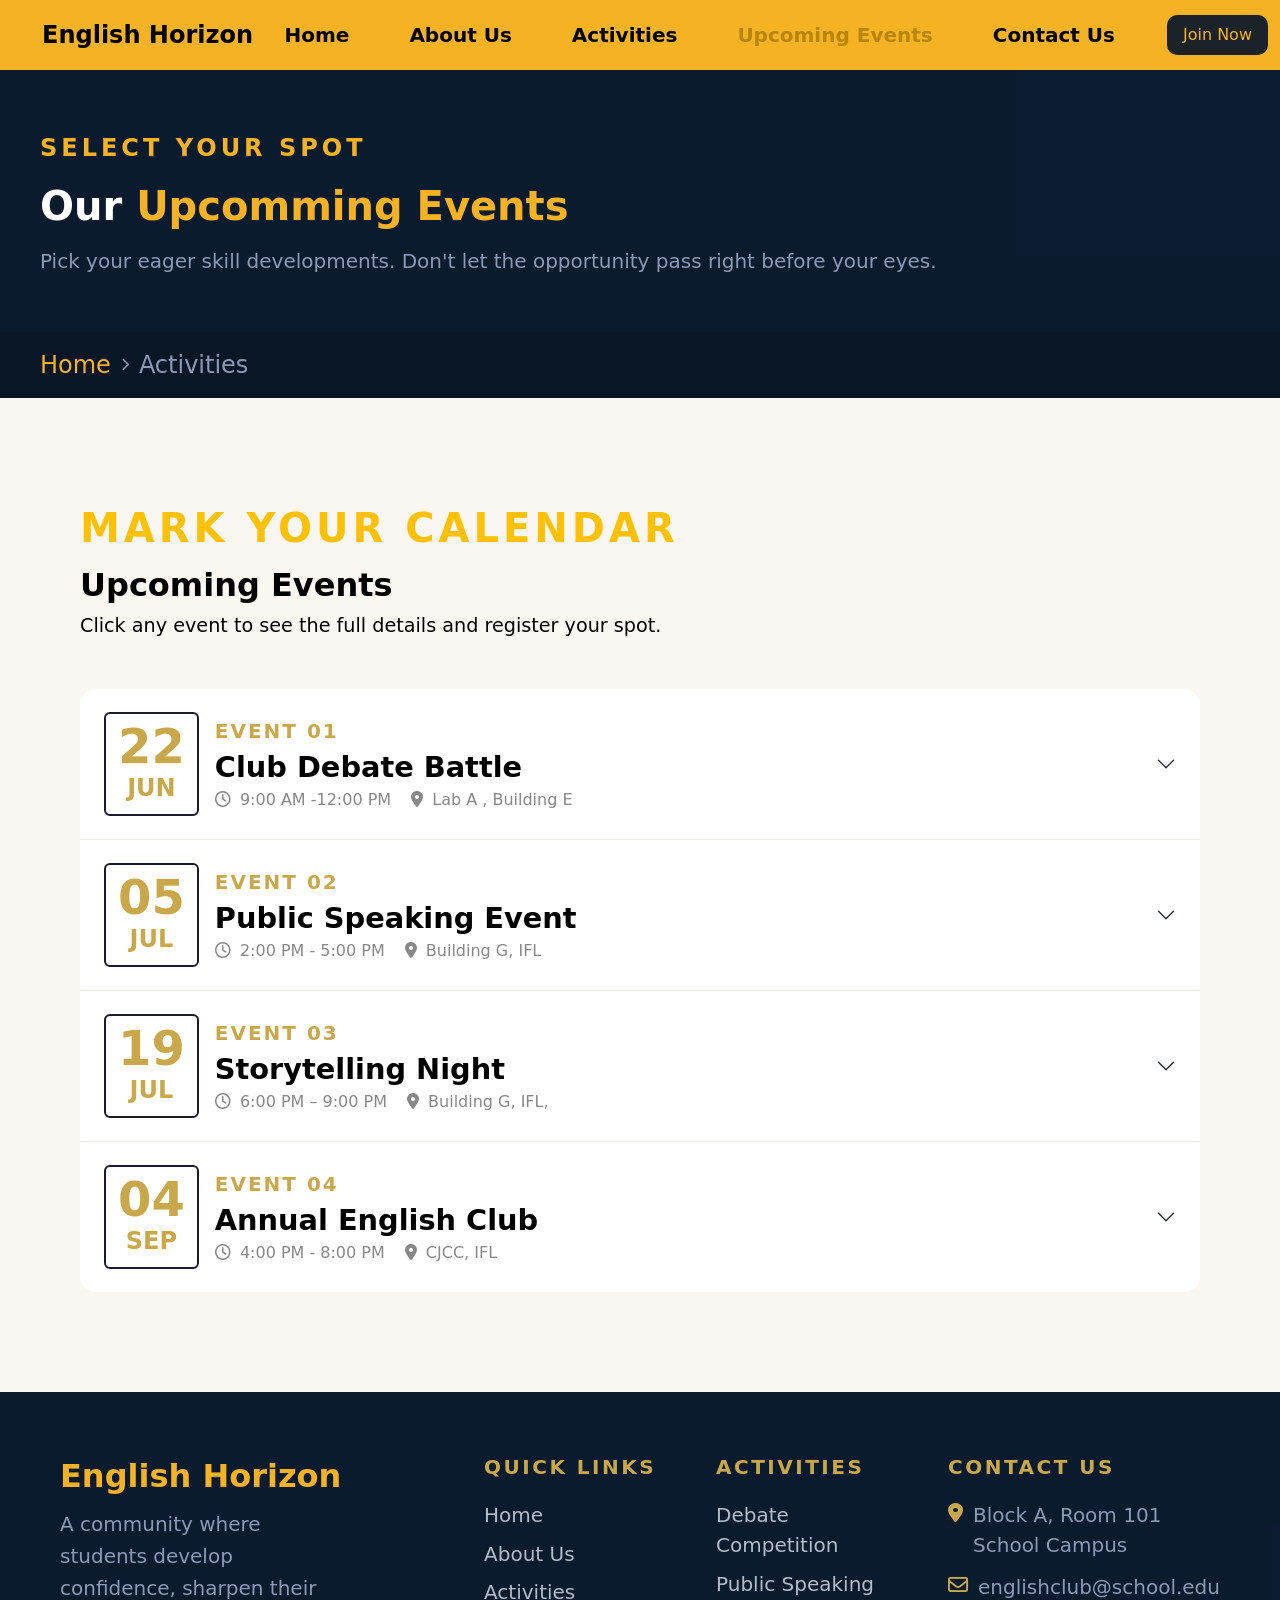
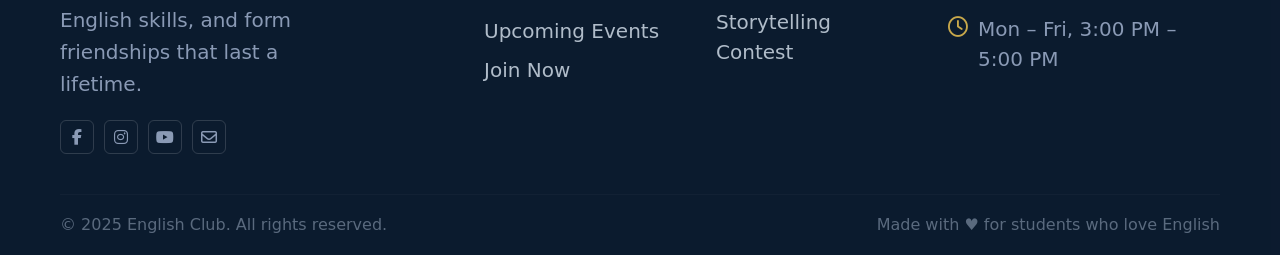
<file: upcomingEvent.html>
<!DOCTYPE html>
<html lang="en">
<head>
    <meta charset="UTF-8">
    <meta name="viewport" content="width=device-width, initial-scale=1.0">
    <title>Activities - English Horizon</title>
    <!-- Bootstrap 5 CSS -->
    <link href="https://cdn.jsdelivr.net/npm/bootstrap@5.3.3/dist/css/bootstrap.min.css" rel="stylesheet">
    <!-- Custom Style Sheet (Ensure exact case sensitivity matching) -->
    <link rel="stylesheet" href="upcomingEvent.css">
    <!-- FontAwesome Library for Icons -->
    <link rel="stylesheet" href="https://cdnjs.cloudflare.com/ajax/libs/font-awesome/6.5.0/css/all.min.css">
</head>
<body>
    <!--navbar-->
    <nav class="navbar navbar-expand-lg fixed-top">
  <div class="container-fluid">
    <a class="navbar-brand me-auto" href="#">English Horizon</a>
    <div class="offcanvas offcanvas-end" tabindex="-1" id="offcanvasNavbar" aria-labelledby="offcanvasNavbarLabel">
      <div class="offcanvas-header">
        <h5 class="offcanvas-title" id="offcanvasNavbarLabel">English Horizon</h5>
        <button type="button" class="btn-close text-reset" data-bs-dismiss="offcanvas" aria-label="Close"></button>
      </div>
      <div class="offcanvas-body">
        <ul class="navbar-nav justify-content-end flex-grow-1 pe-3">
          <li class="nav-item">
            <a class="nav-link mx-lg-3 " href="./index.html">Home</a>
          </li>
          <li class="nav-item">
            <a class="nav-link mx-lg-3  " href="./aboutUs.html">About Us</a>
          </li>
          <li class="nav-item">
            <a class="nav-link mx-lg-3" href="./Activities.html">Activities</a>
          </li>
          <li class="nav-item">
            <a class="nav-link mx-lg-3 active" href="./upcomingEvent.html">Upcoming Events</a>
          </li>
          <li class="nav-item">
            <a class="nav-link mx-lg-3" href="./ContactUs.html">Contact Us</a>
          </li>
        </ul>
      </div>
    </div>
    <a href="./joinUs.html" class ="login-button">Join Now</a>
    <button class="navbar-toggler" type="button" data-bs-toggle="offcanvas" data-bs-target="#offcanvasNavbar" aria-controls="offcanvasNavbar">
      <span class="navbar-toggler-icon"></span>
    </button>
  </div>
</nav>
<!--end navbar-->

    <!--hero banner-->
    <div class="join-hero">
        <div style="padding: 0 40px 40px 40px;">
            <span class="eyebrow">Select your Spot</span>
            <h1>Our <span>Upcomming Events</span></h1>
            <p>Pick your eager skill developments. Don't let the opportunity pass right before your eyes.</p>
        </div>
        <div class="breadcrumb-bar">
            <a href="./index.html">Home</a>
            <i class="fa-solid fa-chevron-right"></i>
            <span>Activities</span>
        </div>
    </div>
<!-- Upcoming Events Section -->
<section id="upcoming-events" class="events-section">
  <p class="events-label">Mark Your Calendar</p>
  <h2 class="events-heading">Upcoming Events</h2>
  <p class="events-subheading">Click any event to see the full details and register your spot.</p>

  <div class="accordion" id="eventsAccordion">
    <!-- Event 1 -->
    <div class="accordion-item event-item">
      <div class="accordion-header">
        <button class="accordion-button event-btn collapsed" type="button"
          data-bs-toggle="collapse" data-bs-target="#e1"
          aria-expanded="false" aria-controls="e1">
          <div class="event-date">
            <div class="event-day">22</div>
            <div class="event-month">Jun</div>
          </div>
          <div class="event-info">
            <p class="event-number">EVENT 01</p>
            <h5 class="event-title">Club Debate Battle</h5>
            <div class="event-meta">
              <span><i class="fa-regular fa-clock"></i> 9:00 AM -12:00 PM</span>
              <span><i class="fa-solid fa-location-dot"></i> Lab A , Building E</span>
            </div>
          </div>
        </button>
      </div>
      <div id="e1" class="accordion-collapse collapse" data-bs-parent="#eventsAccordion">
        <div class="accordion-body event-body">
          <p>Select the provided topic and express your stand confidently and accurately.</p>
          <div class="event-tags">
            <span class="badge-blue">Debate</span>
            <span class="badge-yellow">Competition</span>
            <span class="badge-blue">Teamwork</span>
          </div>
          <a href="./joinUs.html" class="btn-register">Register Now &rarr;</a>
        </div>
      </div>
    </div>

    <!-- Event 2 -->
    <div class="accordion-item event-item">
      <div class="accordion-header">
        <button class="accordion-button event-btn collapsed" type="button"
          data-bs-toggle="collapse" data-bs-target="#e2"
          aria-expanded="false" aria-controls="e2">
          <div class="event-date">
            <div class="event-day">05</div>
            <div class="event-month">Jul</div>
          </div>
          <div class="event-info">
            <p class="event-number">EVENT 02</p>
            <h5 class="event-title">Public Speaking Event</h5>
            <div class="event-meta">
              <span><i class="fa-regular fa-clock"></i> 2:00 PM - 5:00 PM</span>
              <span><i class="fa-solid fa-location-dot"></i> Building G, IFL</span>
            </div>
          </div>
        </button>
      </div>
      <div id="e2" class="accordion-collapse collapse" data-bs-parent="#eventsAccordion">
        <div class="accordion-body event-body">
          <p>Open for newcommer who want are willing to learn, to change and develope themselves.First come first serve.</p>
          <div class="event-tags">
            <span class="badge-blue">develope</span>
            <span class="badge-green">Beginner Friendly</span>
            <span class="badge-blue">Confidence</span>
          </div>
          <a href="./joinUs.html" class="btn-register">Register Now &rarr;</a>
        </div>
      </div>
    </div>

    <!-- Event 3 -->
    <div class="accordion-item event-item">
      <div class="accordion-header">
        <button class="accordion-button event-btn collapsed" type="button"
          data-bs-toggle="collapse" data-bs-target="#e3"
          aria-expanded="false" aria-controls="e3">
          <div class="event-date">
            <div class="event-day">19</div>
            <div class="event-month">Jul</div>
          </div>
          <div class="event-info">
            <p class="event-number">EVENT 03</p>
            <h5 class="event-title">Storytelling Night</h5>
            <div class="event-meta">
              <span><i class="fa-regular fa-clock"></i> 6:00 PM – 9:00 PM</span>
              <span><i class="fa-solid fa-location-dot"></i> Building G, IFL, </span>
            </div>
          </div>
        </button>
      </div>
      <div id="e3" class="accordion-collapse collapse" data-bs-parent="#eventsAccordion">
        <div class="accordion-body event-body">
          <p>Let your imagination be shown on the stage before many audience. Amazing price await for the most creative one.</p>
          <div class="event-tags">
            <span class="badge-blue">Storytelling</span>
            <span class="badge-yellow">Contest</span>
            <span class="badge-blue">Creativity</span>
          </div>
          <a href="./joinUs.html" class="btn-register">Register Now &rarr;</a>
        </div>
      </div>
    </div>

    <!-- Event 4 -->
    <div class="accordion-item event-item">
      <div class="accordion-header">
        <button class="accordion-button event-btn collapsed" type="button"
          data-bs-toggle="collapse" data-bs-target="#e4"
          aria-expanded="false" aria-controls="e4">
          <div class="event-date">
            <div class="event-day">04</div>
            <div class="event-month">Sep</div>
          </div>
          <div class="event-info">
            <p class="event-number">EVENT 04</p>
            <h5 class="event-title">Annual English Club </h5>
            <div class="event-meta">
              <span><i class="fa-regular fa-clock"></i> 4:00 PM - 8:00 PM</span>
              <span><i class="fa-solid fa-location-dot"></i> CJCC, IFL</span>
            </div>
          </div>
        </button>
      </div>
      <div id="e4" class="accordion-collapse collapse" data-bs-parent="#eventsAccordion">
        <div class="accordion-body event-body">
          <p>Our biggest event of the year! celebrated the acheivement, the winner and participated by the proffessors from IFL who has experiences in this feild.
            Come and connect with us!
          </p>
          <div class="event-tags">
            <span class="badge-yellow">Connection</span>
            <span class="badge-green">All Members</span>
            <span class="badge-blue">Celebration</span>
          </div>
          <a href="./joinUs.html" class="btn-register">Register Now &rarr;</a>
        </div>
      </div>
    </div>
  </div>
  </div>
</section>
<!-- End Upcoming Events Section -->
<!-- Footer -->
<footer class="site-footer">
  <div class="footer-grid">
    <div>
      <div class="footer-brand">English Horizon</div>
      <p class="footer-tagline">A community where students develop confidence, sharpen their English skills, and form friendships that last a lifetime.</p>
      <div class="footer-socials">
        <a href="#" aria-label="Facebook"><i class="fa-brands fa-facebook-f"></i></a>
        <a href="#" aria-label="Instagram"><i class="fa-brands fa-instagram"></i></a>
        <a href="#" aria-label="YouTube"><i class="fa-brands fa-youtube"></i></a>
        <a href="#" aria-label="Email"><i class="fa-regular fa-envelope"></i></a>
      </div>
    </div>
    <div>
      <p class="footer-col-title">Quick Links</p>
      <ul class="footer-links">
        <li><a href="./index.html">Home</a></li>
        <li><a href="./aboutUs.html">About Us</a></li>
        <li><a href="./Activities.html">Activities</a></li>
        <li><a href="./upcomingEvent.html">Upcoming Events</a></li>
        <li><a href="./joinUs.html">Join Now</a></li>
      </ul>
    </div>
    <div>
      <p class="footer-col-title">Activities</p>
      <ul class="footer-links">
        <li><a href="./Activities.html#debate-detail">Debate Competition</a></li>
        <li><a href="./Activities.html#speaking-detail">Public Speaking</a></li>
        <li><a href="./Activities.html#storytelling-detail">Storytelling Contest</a></li>
      </ul>
    </div>
    <div>
      <p class="footer-col-title">Contact Us</p>
      <div class="footer-contact-item"><i class="fa-solid fa-location-dot"></i><span>Block A, Room 101<br>School Campus</span></div>
      <div class="footer-contact-item"><i class="fa-regular fa-envelope"></i><span>englishclub@school.edu</span></div>
      <div class="footer-contact-item"><i class="fa-regular fa-clock"></i><span>Mon – Fri, 3:00 PM – 5:00 PM</span></div>
    </div>
  </div>
  <hr class="footer-divider">
  <div class="footer-bottom">
    <span>© 2025 English Club. All rights reserved.</span>
    <span>Made with ♥ for students who love English</span>
  </div>
</footer>
    <!-- Bootstrap 5 Bundle JS File -->
    <script src="https://cdn.jsdelivr.net/npm/bootstrap@5.3.3/dist/js/bootstrap.bundle.min.js"></script>
</body>
</html>
</file>
<file: style.css>
html {
    overflow-y: scroll;
}
/*navbar*/
.navbar-brand{
    font-size: 2rem;
    font-weight: bold;
    padding-left: 30px;
}
.navbar{
  padding-top: 22px;
  padding-bottom: 22px;
  background-color:#f4b224;
}
.login-button{
    padding: 10px;
    border-radius: 10px;
    font-size: 22px;
    background-color: rgba(4, 20, 40, 0.9);
    color: #f4b224;
}
.login-button:hover{
    background-color: darkgoldenrod;
}
.nav-link{
    font-size: 32px;
    color: black;
    font-weight: 600;
    margin: 0 10px;
    transition: 0.3s;
    padding-right: 50px;
}
.nav-link:hover, 
.nav-link.active { 
    color: darkgoldenrod !important; 
}
/*end navbar*/
.hero-section{
    background:url(https://tse2.mm.bing.net/th/id/OIP.WxZB2X7vN1WrkvpEotXFcQHaE6?r=0&rs=1&pid=ImgDetMain&o=7&rm=3);
    width: 100%;
    background-size: cover;
    min-height: 100vh;
    display: flex;
    align-items: center;
    justify-content: center;
    padding-top: 80px;
    position: relative;
}
.hero-section .container{
    z-index: 1;
    position: relative;
    text-align: center;
}
.hero-section::before{
    background-color:rgba(4, 20, 40, 0.9) ;
    content: " ";
    position: absolute;
    top: 0;
    right: 0;
    bottom: 0;
    left: 0;
    z-index: 0;
}
.hero-section h1{
    font-size: 7rem;
    font-weight: 500;
    margin-bottom: 20px;
}
.hero-section p{
    font-size: 2rem !important;
    max-width: 700px;
    margin-bottom: 50px;
}
.btn-join {
    background-color: #ffc107;
    color: #000;
    padding: 14px 32px;
    border-radius: 8px;
    font-weight: 700;
    font-size: 1rem;
    text-decoration: none;
    transition: opacity 0.3s;
}

.btn-explore {
    background-color: transparent;
    color: #fff;
    padding: 14px 32px;
    border-radius: 8px;
    border: 2px solid #fff;
    font-weight: 700;
    font-size: 2rem;
    text-decoration: none;
    transition: background-color 0.3s, color 0.3s;
}
.btn-join{
    font-size: 2rem;
}
.btn-join:hover{
    background-color: white;
}

.btn-explore:hover {
    background-color: #fff;
    color: #000;
}

 /* ── ACTIVITIES ── */
  #activities { background: var(--cream); }
  .activities-grid {
    display: grid;
    grid-template-columns: repeat(auto-fit, minmax(300px, 1fr));
    gap: 1.5rem;
    margin-top: 3.5rem;
  }
  .activity-card {
    background: var(--white);
    border-radius: 10px;
    overflow: hidden;
    border: 1px solid rgba(13,27,42,0.07);
    transition: transform 0.25s, box-shadow 0.25s;
  }
  .activity-body { padding: 1.5rem; }
  .activity-body h3 {
    font-family: 'Playfair Display', serif;
    font-size: 1.25rem;
    font-weight: 700;
    color: var(--navy);
    margin-bottom: 0.5rem;
  }
  .activity-body p {
    font-size: 0.88rem;
    color: var(--text-body);
    line-height: 1.65;
    margin-bottom: 1rem;
  }
  .activity-tags { display: flex; flex-wrap: wrap; gap: 0.4rem; }
  .tag {
    font-size: 0.72rem;
    font-weight: 600;
    letter-spacing: 0.5px;
    padding: 0.25rem 0.7rem;
    border-radius: 3px;
    background: var(--accent-light);
    color: var(--accent);
  }
/* ── Activities Section ── */

.activities-section {
  background-color: #f5f0e8;
  padding: 3rem 0;
}

.activities-label {
  text-transform: uppercase;
  font-weight: 700;
  letter-spacing: 3px;
  font-size: 5rem;
  color: #ffc107;
  margin-bottom: 0.25rem;
}

.activities-heading {
  font-weight: 700;
  font-size: 3rem;
  margin-bottom: 1rem;
}

.activities-subheading {
  max-width: 550px;
  font-size: 26px;
  color: #6c757d;
  margin-bottom: 3rem;
}

/* ── Activity card ── */

.activity-card {
  box-shadow: 0 1px 3px rgba(0, 0, 0, 0.08);
}

.activity-title {
  font-weight: 700;
  font-size: 2rem;
  margin-bottom: 0.5rem;
}

.activity-desc {
  font-size: 1.5rem;
  color: #6c757d;
  margin-bottom: 1.5rem;
}

/* ── Tags ── */

.activity-tags {
  display: flex;
  flex-wrap: wrap;
  gap: 0.5rem;
}

.activity-badge {
  display: inline-block;
  padding: 4px 12px;
  border-radius: 50px;
  font-size: 1.2rem;
  font-weight: 500;
  background-color: #dbeafe;
  color: #1e3a5f;
}
/* ── Why Join Us Section ── */

.why-section {
  background-color: rgba(4, 20, 40, 0.9);
  padding: 100px 0 200px 0;
}

.why-label {
  text-transform: uppercase;
  font-weight: 700;
  letter-spacing: 4px;
  font-size: 5rem;
  color: #c8a84b;
  margin-bottom: 0.5rem;
}
.why-heading {
  font-weight: 700;
  font-size: 3rem;
  color: white;
  line-height: 1.2;
  max-width: 700px;
  margin-bottom: 1rem;
}
.why-subheading {
  font-size: 26px;
  max-width: 700px;
  color: white;
  margin-bottom: 3rem;
}
/* ── Why card ── */
.why-card {
  background-color: #faf7f2;
  border: 1px solid #ede8df;
  min-height: 400px;
  border-radius:1rem;
  padding: 1.5rem;
  height: 100%;
}
/* ── Icon box ── */
.why-icon {
  width: 52px;
  height: 52px;
  background-color: #1a1a2e;
  border-radius: 0.5rem;
  display: flex;
  align-items: center;
  justify-content: center;
  margin-bottom: 1.5rem;
}
.why-icon i {
  color: #f5c842;
  font-size: 1.2rem;
}
/* ── Card text ── */
.why-card-title {
  font-weight: 700;
  color: #1a1a2e;
  font-size: 3rem;
  margin-top: 1rem;
  margin-bottom: 1rem;
}
.why-card-desc {
  font-size: 1.5rem;
  color: #6c757d;
}
.why-card {
    transition: transform 0.3s ease, box-shadow 0.3s ease;
}

.why-card:hover {
    transform: translateY(-10px);
    box-shadow: 0 20px 40px rgba(4, 20, 40, 0.2);
}
  /* ── Upcoming Events Section ── */
.events-section {
  background-color: #faf7f2;
  padding: 100px 80px;
}
.events-label {
  text-transform: uppercase;
  font-weight: 700;
  letter-spacing: 4px;
  font-size:5rem;
  color: #ffc107;
  margin-bottom: 0.5rem;
}
.events-heading {
  font-weight: 700;
  font-size: 3rem;
  color: black;
  margin-bottom: 0.5rem;
}
.events-subheading {
  color: black;
  font-size:26px;
  margin-bottom: 3rem;
}
/* ── Accordion wrapper ── */
#eventsAccordion {
  border-radius: 16px;
  overflow: hidden;
}
/* ── Each event row ── */
.event-item {
  border: none !important;
  border-bottom: 1px solid #f0ebe0 !important;
}
.event-item:last-child {
  border-bottom: none !important;
}
.event-btn {
  display: flex;
  align-items: center;
  gap: 1rem;
  padding: 1rem 1.5rem;
  background: #fff;
  box-shadow: none;
  min-height: 150px;
}
/* ── Date badge ── */
.event-date {
  text-align: center;
  border-radius: 6px;
  padding: 0.5rem 0.75rem;
  border: 2px solid #1a1a2e;
  min-width: 70px;
  flex-shrink: 0;
}
.event-day {
  font-weight: 700;
  font-size: 3rem;
  line-height: 1;
  color: #c8a84b;
}
.event-month {
  font-weight: 700;
  font-size: 1.5rem;
  text-transform: uppercase;
  color: #c8a84b;
}
/* ── Event text block ── */
.event-info {
  flex-grow: 1;
  text-align: left;
}
.event-number {
  font-weight: 700;
  font-size: 1.5rem;
  letter-spacing: 2px;
  color: #c8a84b;
  margin-bottom: 0.25rem;
}
.event-title {
  font-weight: 700;
  color: #000;
  font-size: 2.5rem;
  margin-bottom: 0.25rem;
}
.event-meta {
  display: flex;
  gap: 1.25rem;
  font-size: 1.25rem;
  color: #888;
}
.event-meta i {
  margin-right: 4px;
}
/* ── Expanded body ── */
.event-body {
  padding: 0 24px 24px 118px;
}
.event-body p {
  color: #555;
  font-size: 1.5rem;
  margin-bottom: 12px;
}
/* ── Tag badges ── */
.event-tags {
  display: flex;
  flex-wrap: wrap;
  gap: 0.5rem;
  margin-bottom: 1rem;
}
.badge-blue,
.badge-yellow,
.badge-green {
  display: inline-block;
  padding: 4px 12px;
  border-radius: 50px;
  font-size: 1.2rem;
  font-weight: 500;
}
.badge-blue   { background-color: #dbeafe; color: #1e3a5f; }
.badge-yellow { background-color: #fef3c7; color: #78450a; }
.badge-green  { background-color: #dcfce7; color: #14532d; }
/* ── Register button ── */
.btn-register {
  display: inline-block;
  background-color: #1a1a2e;
  color: #c8a84b;
  font-weight: 700;
  padding: 8px 20px;
  border-radius: 6px;
  text-decoration: none;
  font-size: 1.5rem;
  transition: opacity 0.2s;
}
.btn-register:hover {
  opacity: 0.85;
  color: #c8a84b;
}
/* ── Accordion open state gold highlight  */
.accordion-button:not(.collapsed) {
  background-color: rgba(200, 168, 75, 0.12) !important;
  color: #c8a84b !important;
  box-shadow: none !important;
}
.accordion-button:not(.collapsed) .event-title {
  color: #c8a84b;
}
.accordion-button:not(.collapsed)::after {
  filter: sepia(1) saturate(4) hue-rotate(5deg) !important;
}
.accordion-button:focus {
  box-shadow: none !important;
  outline: none;
}
/* footer*/
.site-footer {
    background-color: rgba(4, 20, 40, 0.97);
    color: #e0d9cc;
    padding: 60px 60px 0 60px;
}

.footer-grid {
    display: grid;
    grid-template-columns: 2fr 1fr 1fr 1fr;
    gap: 40px;
    margin-bottom: 20px;
}

.footer-brand {
    font-size: 2rem;
    font-weight: 700;
    color: #f4b224;
    margin-bottom: 0.5rem;
}

.footer-tagline {
    font-size: 1.25rem;
    color: #8a9ab5;
    line-height: 1.6;
    max-width: 260px;
}

.footer-col-title {
    font-size: 1.25rem;
    font-weight: 700;
    letter-spacing: 2.5px;
    text-transform: uppercase;
    color: #c8a84b;
    margin-bottom: 1.1rem;
}

.footer-links {
    list-style: none;
    padding: 0;
    margin: 0;
}

.footer-links li { 
    margin-bottom: 0.55rem; 
}

.footer-links a {
    font-size: 1.25rem;
    color: #b0bcc9;
    text-decoration: none;
    transition: color 0.2s;
}

.footer-links a:hover { 
    color: #c8a84b; 
}

.footer-contact-item {
    display: flex;
    align-items: flex-start;
    gap: 10px;
    margin-bottom: 0.75rem;
    font-size: 1.25rem;
    color: #8a9ab5;
}

.footer-contact-item i { 
    color: #c8a84b; 
    margin-top: 3px; 
}

.footer-socials {
    display: flex;
    gap: 10px;
    margin-top: 1.25rem;
}

.footer-socials a {
    width: 34px;
    height: 34px;
    border-radius: 6px;
    border: 1px solid rgba(255,255,255,0.15);
    display: flex;
    align-items: center;
    justify-content: center;
    color: #8a9ab5;
    text-decoration: none;
    transition: border-color 0.2s, color 0.2s;
}

.footer-socials a:hover { 
    border-color: #c8a84b; 
    color: #c8a84b; 
}

.footer-divider {
    border: none;
    border-top: 1px solid rgba(255,255,255,0.1);
    margin: 40px 0 0 0;
}

.footer-bottom {
    display: flex;
    align-items: center;
    justify-content: space-between;
    padding: 18px 0;
    font-size: 1rem;
    color: #5a6a7e;
    flex-wrap: wrap;
    gap: 10px;
}
/* ── ACTIVITIES GRID  ── */
#activitiesRow .col-md-4 {
  display: flex;
}

#activitiesRow .activity-card {
  width: 100%;
  display: flex;
  flex-direction: column;
  justify-content: space-between;
  box-shadow: 0 4px 15px rgba(0, 0, 0, 0.05);
}

#activitiesRow .activity-img {
  height: 400px;
  background-size: cover;
  background-position: center;
  width: 100%;
}
@media (max-width: 1440px) {

    /* ── Navbar ── */
    .nav-link { font-size: 20px !important; padding-right: 20px !important; }
    .navbar-brand { font-size: 1.5rem !important; }
    .login-button { font-size: 16px !important; padding: 8px 16px !important; }
    .navbar { padding-top: 12px !important; padding-bottom: 12px !important; } 

    /* ── Hero ── */
    .hero-section h1 { font-size: 4rem !important; }
    .hero-section p { font-size: 1.5rem !important; }
    .btn-join { font-size: 1rem !important; padding: 10px 24px !important; }
    .btn-explore { font-size: 1rem !important; padding: 10px 24px !important; }

    /* ── Activities ── */
    .activities-label { font-size: 2.5rem !important; letter-spacing: 2px !important; }
    .activities-heading { font-size: 2rem !important; margin-bottom: 0.5rem !important; }
    .activities-subheading { font-size: 1.25rem !important; margin-bottom: 1.5rem !important; }
    #activitiesRow .activity-img { height: 160px !important; }
    .activity-title { font-size: 1.5rem !important; }
    .activity-desc { font-size: 1rem !important; }
    .activity-badge { font-size: 0.9rem !important; }

    /* ── Why Join Us ── */
    .why-label { font-size: 2.5rem !important; }
    .why-heading { font-size: 2rem !important; }
    .why-subheading { font-size: 1.25rem !important; }
    .why-section { padding: 60px 0 80px 0 !important; }
    .why-card { min-height: 200px !important; padding: 1rem !important; }
    .why-card-title { font-size: 2rem !important; margin-top: 0.5rem !important; margin-bottom: 0.5rem !important; }
    .why-card-desc { font-size: 1.25rem !important; }

    /* ── Upcoming Events ── */
    .events-label { font-size: 2.5rem !important; letter-spacing: 2px !important; }
    .events-heading { font-size: 2rem !important; margin-bottom: 1.25rem !important; }
    .events-subheading { font-size: 1rem !important; margin-bottom: 1.5rem !important; }
    .events-section { padding: 60px 40px !important; }
    .event-btn { min-height: 80px !important; }
    .event-title { font-size: 1.3rem !important; }
    .event-number { font-size: 0.9rem !important; }
    .event-day { font-size: 1.8rem !important; }
    .event-month { font-size: 0.9rem !important; }
    .event-meta { font-size: 0.9rem !important; }

    /* ── Stats ── */
    .stats-label { font-size: 2.5rem !important; letter-spacing: 2px !important; }
    .stats-heading { font-size: 2rem !important; margin-bottom: 1rem !important; }
    .stats-section { padding: 50px 0 !important; }
    .stat-card { padding: 20px 10px !important; }
    .stat-number { font-size: 2.5rem !important; }
    .stat-title { font-size: 1.25rem !important; }
    .stat-desc { font-size: 0.9rem !important; }

    /* ── Testimonials ── */
     /* ── Testimonials ── */
    .testi-label { font-size: 2.5rem !important; letter-spacing: 2px !important; }
    .testi-heading { font-size: 2rem !important; }
    .testi-subheading { font-size: 1.25rem !important; }
    .testi-quote { font-size: 1.25rem !important; }
    .testi-name { font-size: 1.2rem !important; }
    .testi-role { font-size: 0.9rem !important; }
    .testi-card { padding: 20px !important; }
    .testi-avatar { width: 38px !important; height: 38px !important; font-size: 1.2rem !important; }
    .testimonials-section { padding: 50px 0 !important; }
    .testimonials-section .col-12.col-md-4 {
        width: 50% !important;
    }
}
@media (max-width: 991px) {
    #activitiesRow > div {
        flex: 0 0 100% !important;
        max-width: 100% !important;
        width: 100% !important;
    }
}

@media (max-width: 425px) {
     .testimonials-section .row {
        --bs-gutter-x: 0;
    }
    .testimonials-section .col-12.col-md-4 {
        width: 100%;
        flex: 0 0 100%;
        max-width: 100%;
        margin-bottom: 20px;
    }

    .testi-quote { font-size: 1rem !important; }
    .testi-name { font-size: 1rem !important; }
    .testi-role { font-size: 0.85rem !important; }
    .testi-card { padding: 20px !important; }

    .activities-label, 
    .why-label, 
    .events-label, 
    .stats-label, 
    .testi-label { 
        font-size: 2rem !important; 
        letter-spacing: 1px !important;
    }

    .activities-heading,
    .why-heading,
    .events-heading,
    .stats-heading,
    .testi-heading {
        font-size: 1.75rem !important;
    }

    .hero-section{
        background: url(https://tse2.mm.bing.net/th/id/OIP.WxZB2X7vN1WrkvpEotXFcQHaE6?r=0&rs=1&pid=ImgDetMain&o=7&rm=3);
        width: 100%;
        background-size: cover;
    }
    
    .hero-section .container{
        z-index: 1;
        width: 100%;
        position: relative;
        text-align: center;
        padding-left: 15px;
        padding-right: 15px;
    }
    
    .hero-section h1 { font-size: 2rem !important; }
    .hero-section p { font-size: 0.85rem !important; }
    .nav-link { font-size: 16px !important; }
    .why-card-title { font-size: 1.5rem !important; }
    .event-title { font-size: 1.3rem !important; }
    
}
*, *::before, *::after {
  box-sizing: border-box;
}

html, body {
  margin: 0;
  padding: 0;
  width: 100%;
  max-width: 100%;
  overflow-x: hidden;
}

html {
    overflow-y: scroll;
}

@media (max-width: 768px) and (max-width: 1440px) {
    .hero-section h1 { font-size: 2.5rem !important; }
    .why-card-title { font-size: 1.2rem !important; }
    .stat-number { font-size: 2.5rem !important; }
    .events-section { padding: 60px 20px !important; }


    .hero-section{
    background:url(https://tse2.mm.bing.net/th/id/OIP.WxZB2X7vN1WrkvpEotXFcQHaE6?r=0&rs=1&pid=ImgDetMain&o=7&rm=3);
    width: 100%;
    overflow-x: hidden;
    background-size: auto;


}
.hero-section .container{
    z-index: 1;
    position: relative;
    text-align: center;
}
}
/*stat and testimonial*/
/* Stats Section */
.stats-section {
  background-color: rgba(4, 20, 40, 0.9);
  padding: 80px 0;
}

.stats-label {
  text-transform: uppercase;
  letter-spacing: 4px;
  font-size: 5rem;
  color: #f4b224;
  font-weight: 700;
  margin-bottom: 8px;
}

.stats-heading {
  font-size: 3rem;
  font-weight: 600;
  color: white;
  margin-bottom: 0;
}

.stat-card {
  padding: 40px 20px;
  border: none;
  background: transparent;
  border-right: 1px solid rgba(255,255,255,0.1);
}

.stat-card:last-child {
  border-right: none;
}

.stat-card:hover {
  transform: translateY(-8px);
  border-color: #f4b224;
}

.stat-icon {
  font-size: 2rem;
  color: #f4b224;
  margin-bottom: 16px;
}

.stat-number {
  font-size: 4rem;
  font-weight: 900;
  color: #f4b224;
  line-height: 1;
  margin-bottom: 10px;
}

.stat-title {
  font-size: 1.5rem;
  font-weight: 700;
  color: white;
  margin-bottom: 6px;
}

.stat-desc {
  font-size: 1.25rem;
  color: #8a9ab5;
}
/* Testimonials Section */
.testimonials-section {
  background-color: #FAF6F0;
  padding: 80px 0;
}

.testi-label {
  text-transform: uppercase;
  letter-spacing: 4px;
  font-size: 5rem;
  color: #f4b224;
  font-weight: 700;
  margin-bottom: 10px;
}

.testi-heading {
  font-size: 3rem;
  font-weight: 800;
  color: #041428;
  margin-bottom: 12px;
}

.testi-subheading {
  font-size: 1.5rem;
  color: #4a5568;
  margin-bottom: 0;
}

.testi-card {
  background: white;
  border-radius: 20px;
  padding: 36px;
  height: 100%;
  box-shadow: 0 4px 24px rgba(4, 20, 40, 0.08);
  display: flex;
  flex-direction: column;
  justify-content: space-between;
}

.testi-quote {
  font-size: 1.5rem;
  color: #2d3748;
  line-height: 1.8;
  font-style: italic;
  margin-bottom: 28px;
}

.testi-author {
  display: flex;
  align-items: center;
  gap: 14px;
}

.testi-avatar {
  width: 48px;
  height: 48px;
  border-radius: 50%;
  background-color: #041428;
  color: #f4b224;
  font-weight: 700;
  font-size: 2rem;
  display: flex;
  align-items: center;
  justify-content: center;
  flex-shrink: 0;
}

.testi-name {
  font-weight: 700;
  color: #041428;
  font-size: 2rem;
}

.testi-role {
  font-size: 1.25rem;
  color: #8a9ab5;
  margin-top: 2px;
}
/*back to top*/
#backToTop {
  position: fixed;
  bottom: 30px;
  right: 30px;
  width: 65px;
  height: 65px;
  background-color: #f4b224;
  color: #041428;
  border-radius: 50%;
  display: flex;
  align-items: center;
  justify-content: center;
  font-size: 1.2rem;
  text-decoration: none;
  z-index: 9999;
  box-shadow: 0 4px 15px rgba(0,0,0,0.2);
  transition: all 0.3s ease;
}

#backToTop:hover {
  background-color: #041428;
  color: #f4b224;
  transform: translateY(-3px);
}
@media (max-width: 768px) {
    .footer-grid {
        grid-template-columns: 1fr !important;
        gap: 20px !important;
    }
    .site-footer {
        padding: 40px 20px 0 20px !important;
    }
    .footer-bottom {
        flex-direction: column !important;
        text-align: center !important;
    }
}
@media (max-width: 991px) {
    .testimonials-section .col-12.col-md-4 {
        flex: 0 0 100% !important;
        max-width: 100% !important;
        width: 100% !important;
    }
}
</file>
<file: ContactUs.css>
html {
    overflow-y: scroll;
}
/*navbar*/
.navbar-brand {
    font-size: 2rem;
    font-weight: bold;
    padding-left: 30px;
}

.navbar {
    padding-top: 22px;
    padding-bottom: 22px;
    background-color: #f4b224;
}

.login-button {
    padding: 10px;
    border-radius: 10px;
    font-size: 22px;
    background-color: rgba(4, 20, 40, 0.9);
    color: #f4b224;
    text-decoration: none;
    display: inline-block;
    text-align: center;
}

.login-button:hover {
    background-color: darkgoldenrod;
    color: #f4b224;
}

.nav-link {
    font-size: 32px;
    color: black;
    font-weight: 600;
    margin: 0 10px;
    transition: 0.3s;
    padding-right: 50px;
}
.nav-link:hover, 
.nav-link.active {
    color: darkgoldenrod !important;
}

/*banner*/
.join-hero {
    background-color: rgba(4, 20, 40, 0.97);
    color: white;
    width: 100%;
    min-height: 260px;
    padding-top: 130px;
    display: flex;
    flex-direction: column;
    justify-content: space-between;
    position: relative;
    margin: 0;
}

.join-hero .eyebrow {
    text-transform: uppercase;
    letter-spacing: 4px;
    font-size: 2rem;
    color: #f4b224;
    font-weight: 700;
    display: block;
    margin-bottom: 1rem;
}

.join-hero h1 {
    font-size: 4rem;
    font-weight: 700;
    margin-bottom: 1rem;
}

.join-hero h1 span {
    color: #f4b224;
}

.join-hero p {
    font-size: 1.5rem;
    color: #8a9ab5;
}

.breadcrumb-bar {
    background-color: rgba(0, 0, 0, 0.2);
    padding: 15px 40px;
    font-size: 1.5rem;
    display: flex;
    align-items: center;
    gap: 10px;
}

.breadcrumb-bar a {
    color: #f4b224;
    font-size: 1.6rem;
    text-decoration: none;
}

.breadcrumb-bar a:hover {
    text-decoration: underline;
}

.breadcrumb-bar i {
    font-size: 0.8rem;
    color: #8a9ab5;
}

.breadcrumb-bar span {
    color: #8a9ab5;
}

/*contect*/
.contact-panel-section {
    background-color: #FAF6F0 !important;
}

/* Customizing the Form and Info Wrapper Cards */
.contact-panel-section .card,
.contact-panel-section .bg-white {
    border: 1px solid rgba(4, 20, 40, 0.05) !important; 
    transition: transform 0.3s ease, box-shadow 0.3s ease;
}
@media (max-width: 1440px) {
    .nav-link { font-size: 20px !important; padding-right: 20px !important; }
    .navbar-brand { font-size: 1.5rem !important; }
    .login-button { font-size: 16px !important; padding: 8px 16px !important; }
    .navbar { padding-top: 12px !important; padding-bottom: 12px !important; } /* ← add this */
}
.join-hero .eyebrow {
      font-size: 1.5rem;
}
.join-hero h1 {
    font-size: 2.5rem;}

.join-hero h1 span {
  font-size: 2.5rem;
    color: #f4b224;
}

.join-hero p {
    font-size: 1.25rem;
    color: #8a9ab5;
}
html, body {
    margin: 0;
    padding: 0;
    width: 100%;
    max-width: 100%;
    overflow-x: hidden;
    box-sizing: border-box;
}

*, *::before, *::after {
    box-sizing: border-box;
}

.navbar {
    width: 100%;
}

@media (max-width: 1440px) {
    .hero-label {
        font-size: 2rem;
    }

    .hero-title {
        font-size: 3rem;
    }

    .hero-desc {
        font-size: 1.25rem;
    }
}

@media (max-width: 425px) {

    .hero-title {
        font-size: 2rem !important;
        text-align: center;
    }

    .hero-label {
        font-size: 1.2rem !important;
        text-align: center;
    }

    .hero-desc {
        font-size: 1rem !important;
        padding: 0 10px;
        text-align: center;
    }

    .about-hero {
        min-height: 50vh;
        padding-top: 60px;
    }

    .section-label {
        font-size: 2rem !important;
        letter-spacing: 1px !important;
    }

    .section-heading {
        font-size: 1.75rem !important;
    }

    .section-sub {
        font-size: 1rem !important;
    }

    .story-section {
        padding: 80px 20px;
    }

    .story-text {
        padding-left: 0;
    }

    .mv-section {
        padding: 80px 20px;
    }

    .mv-card {
        margin: 10px 0;
        padding: 2rem;
    }

    .team-card {
        max-width: 100%;
    }

    .team-avatar {
        height: 250px;
    }

    .footer-grid {
        grid-template-columns: 1fr;
        gap: 20px;
    }

    .footer-brand {
        font-size: 1.5rem;
    }

    .footer-tagline,
    .footer-links a,
    .footer-contact-item {
        font-size: 1rem;
    }

    .footer-col-title {
        font-size: 1rem;
        letter-spacing: 1px;
    }

    .site-footer {
        padding: 40px 20px 0 20px;
    }

    .footer-bottom {
        flex-direction: column;
        text-align: center;
    }

    .nav-link {
        font-size: 16px !important;
    }
}

@media (max-width: 768px) {

    .mv-card {
        margin: 10px 0;
    }

    .story-text {
        padding-left: 0;
    }
}
/* Form Headings & Labels Styling */
.contact-panel-section h3 {
    color: #041428;
    font-size: 2.5rem !important;
    font-weight: 700;
}
.contact-panel-section .form-label {
    font-weight: 600;
    color: #041428;
    font-size: 2rem;
    margin-bottom: 0.4rem;
}
/* Form Fields */
.contact-panel-section .form-control {
    padding: 12px 16px;
    border: 1px solid #ced4da;
    border-radius: 8px;
    font-size: 1.5rem;
    transition: border-color 0.2s, box-shadow 0.2s;
}

.contact-panel-section .form-control:focus {
    border-color: #f4b224;
    box-shadow: 0 0 0 0.25rem rgba(244, 178, 36, 0.2);
    outline: 0;
}

/* Form Submit Button Alignment & Colors */
.contact-panel-section .btn.login-button {
    background-color: #041428;
    color: #f4b224;
    font-size: 1.5rem;
    padding: 12px;
    border-radius: 10px;
    width: 100%;
    transition: background-color 0.2s;
}

.contact-panel-section .btn.login-button:hover {
    background-color: #0d233e;
}

/* Contact Info Panel Spacing and Text Typography */
.contact-panel-section .d-flex.align-items-start {
    margin-bottom: 1.8rem !important;
}

.contact-panel-section h5 {
    font-size: 1.15rem;
    font-weight: 700;
    color: #041428;
    margin-bottom: 0.2rem;
}

.contact-panel-section .text-muted {
    font-size: 1.5rem;
    color: #5a6a7e !important;
    line-height: 1.5;
}

/* Precise alignment & coloring for icon accents */
.contact-panel-section .text-warning {
    color: #f4b224 !important;
    width: 32px;
    display: inline-block;
    text-align: center;
}

/* Circular social follow buttons in right panel */
.contact-panel-section .footer-socials a {
    width: 38px;
    height: 38px;
    border-radius: 50%; 
    border: 1px solid rgba(4, 20, 40, 0.15);
    color: #041428;
    display: inline-flex;
    align-items: center;
    justify-content: center;
    text-decoration: none;
    transition: all 0.2s ease;
}

.contact-panel-section .footer-socials a:hover {
    background-color: #f4b224;
    border-color: #f4b224;
    color: #041428;
}

/* footer*/
.site-footer {
    background-color: rgba(4, 20, 40, 0.97);
    color: #e0d9cc;
    padding: 60px 60px 0 60px;
}

.footer-grid {
    display: grid;
    grid-template-columns: 2fr 1fr 1fr 1fr;
    gap: 40px;
    margin-bottom: 20px;
}

.footer-brand {
    font-size: 2rem;
    font-weight: 700;
    color: #f4b224;
    margin-bottom: 0.5rem;
}

.footer-tagline {
    font-size: 1.25rem;
    color: #8a9ab5;
    line-height: 1.6;
    max-width: 260px;
}

.footer-col-title {
    font-size: 1.25rem;
    font-weight: 700;
    letter-spacing: 2.5px;
    text-transform: uppercase;
    color: #c8a84b;
    margin-bottom: 1.1rem;
}

.footer-links {
    list-style: none;
    padding: 0;
    margin: 0;
}

.footer-links li { 
    margin-bottom: 0.55rem; 
}

.footer-links a {
    font-size: 1.25rem;
    color: #b0bcc9;
    text-decoration: none;
    transition: color 0.2s;
}

.footer-links a:hover { 
    color: #c8a84b; 
}

.footer-contact-item {
    display: flex;
    align-items: flex-start;
    gap: 10px;
    margin-bottom: 0.75rem;
    font-size: 1.25rem;
    color: #8a9ab5;
}

.footer-contact-item i { 
    color: #c8a84b; 
    margin-top: 3px; 
}

.footer-socials {
    display: flex;
    gap: 10px;
    margin-top: 1.25rem;
}

.footer-socials a {
    width: 34px;
    height: 34px;
    border-radius: 6px;
    border: 1px solid rgba(255,255,255,0.15);
    display: flex;
    align-items: center;
    justify-content: center;
    color: #8a9ab5;
    text-decoration: none;
    transition: border-color 0.2s, color 0.2s;
}

.footer-socials a:hover { 
    border-color: #c8a84b; 
    color: #c8a84b; 
}

.footer-divider {
    border: none;
    border-top: 1px solid rgba(255,255,255,0.1);
    margin: 40px 0 0 0;
}

.footer-bottom {
    display: flex;
    align-items: center;
    justify-content: space-between;
    padding: 18px 0;
    font-size: 1rem;
    color: #5a6a7e;
    flex-wrap: wrap;
    gap: 10px;
}

@media (max-width: 768px) {
    .footer-grid {
        grid-template-columns: 1fr !important;
        gap: 20px !important;
    }
    .site-footer {
        padding: 40px 20px 0 20px !important;
    }
    .footer-bottom {
        flex-direction: column !important;
        text-align: center !important;
    }
}
</file>
<file: joinUs.css>
html {
    overflow-y: scroll;
}
/* ── Join Hero ── */
.join-hero {
  background-color: rgba(4, 20, 40, 0.97);
  color: white;
  width: 100%;
  min-height: 260px;         
  padding-top: 130px;        
  display: flex;
  flex-direction: column;
  justify-content: space-between; 
  position: relative;
  margin: 0;
}
.join-hero .eyebrow {
  text-transform: uppercase;
  letter-spacing: 4px;
  font-size: 2rem;
  color: #f4b224;
  font-weight: 700;
  display: block;
  margin-bottom: 1rem;
}
.join-hero h1 {
  font-size: 4rem;
  font-weight: 700;
  margin-bottom: 1rem;
}
.join-hero h1 span {
  color: #f4b224;

}
.join-hero p {
  font-size: 1.5rem;
  color: #8a9ab5;
}

/* ── Form Card ── */
.form-card {
  background: #fff;
  border-radius: 16px;
  padding: 2.5rem;
  box-shadow: 0 4px 30px rgba(4, 20, 40, 0.1);
}

/* ── Field Label & Input ── */
.field-label {
  font-weight: 600;
  font-size: 2rem;
  color: #0d1b2a;
  margin-bottom: 0.4rem;
}
.field-input {
  border: 1.5px solid #e0d9cc;
  border-radius: 8px;
  padding: 12px 16px;
  font-size: 1.5rem;
  color: #0d1b2a;
  background: #faf7f2;
  outline: none;
  transition: border-color 0.2s;
}
.field-input:focus {
  border-color: #f4b224;
  background: #fff;
}
textarea.field-input {
  min-height: 120px;
  resize: vertical;
}

/* ── Separator Label ── */
.sep-label {
  font-size: 1.5rem;
  font-weight: 700;
  text-transform: uppercase;
  letter-spacing: 2px;
  color: #8a9ab5;
  white-space: nowrap;
}

/* ── Activity Tiles ── */
.label-tile {
  border: 2px solid #e8e2d6;
  border-radius: 10px;
  cursor: pointer;
  background: #faf7f2;
  transition: border-color 0.2s, background 0.2s;
  overflow: hidden;
}
.label-tile:hover {
  border-color: #f4b224;
  background: #fff;
}
.btn-check:checked + .label-tile {
  border-color: #f4b224;
  background: #fff;
  box-shadow: 0 4px 16px rgba(244,178,36,0.15);
}

/* ── Submit Button ── */
.btn-submit {
  background-color: rgba(4, 20, 40, 0.97);
  color: #f4b224;
  border: none;
  border-radius: 8px;
  padding: 14px;
  font-size: 1.7rem;
  font-weight: 700;
  cursor: pointer;
  transition: background-color 0.2s;
  width: 100%;
}
.btn-submit:hover {
  background-color: #f4b224;
  color: #0d1b2a;
}
/* ── Footer ── */
.site-footer {
  background-color: rgba(4, 20, 40, 0.97);
  color: #e0d9cc;
  padding: 60px 60px 0 60px;
}
.footer-grid {
  display: grid;
  grid-template-columns: 2fr 1fr 1fr 1fr;
  gap: 40px;
  margin-bottom: 20px;
}
.footer-brand {
  font-size: 2rem;
  font-weight: 700;
  color: #f4b224;
  margin-bottom: 0.5rem;
}
.footer-tagline {
  font-size: 1.25rem;
  color: #8a9ab5;
  line-height: 1.6;
  max-width: 260px;
}
.footer-col-title {
  font-size: 1.25rem;
  font-weight: 700;
  letter-spacing: 2.5px;
  text-transform: uppercase;
  color: #c8a84b;
  margin-bottom: 1.1rem;
}
.footer-links {
  list-style: none;
  padding: 0;
  margin: 0;
}
.footer-links li { margin-bottom: 0.55rem; }
.footer-links a {
  font-size: 1.25rem;
  color: #b0bcc9;
  text-decoration: none;
  transition: color 0.2s;
}
.footer-links a:hover { color: #c8a84b; }
.footer-contact-item {
  display: flex;
  align-items: flex-start;
  gap: 10px;
  margin-bottom: 0.75rem;
  font-size: 1.25rem;
  color: #8a9ab5;
}
.footer-contact-item i { color: #c8a84b; margin-top: 3px; }
.footer-socials {
  display: flex;
  gap: 10px;
  margin-top: 1.25rem;
}
.footer-socials a {
  width: 34px;
  height: 34px;
  border-radius: 6px;
  border: 1px solid rgba(255,255,255,0.15);
  display: flex;
  align-items: center;
  justify-content: center;
  color: #8a9ab5;
  text-decoration: none;
  transition: border-color 0.2s, color 0.2s;
}
.footer-socials a:hover { border-color: #c8a84b; color: #c8a84b; }
.footer-divider {
  border: none;
  border-top: 1px solid rgba(255,255,255,0.1);
  margin: 40px 0 0 0;
}
.footer-bottom {
  display: flex;
  align-items: center;
  justify-content: space-between;
  padding: 18px 0;
  font-size: 1rem;
  color: #5a6a7e;
  flex-wrap: wrap;
  gap: 10px;
}
/*end footer*/
/*navbar*/
.navbar-brand{
    font-size: 2rem;
    font-weight: bold;
    padding-left: 30px;
}
.navbar{
  padding-top: 22px;
  padding-bottom: 22px;
    background-color:#f4b224;
}
.login-button{
    padding: 10px;
    border-radius: 10px;
    font-size: 22px;
    background-color: rgba(4, 20, 40, 0.9);
    color: #f4b224;
}
.login-button:hover{
    background-color: darkgoldenrod;
}
.nav-link{
    font-size: 32px;
    color: black;
    font-weight: 600;
    margin: 0 10px;
    transition: 0.3s;
    padding-right: 50px;
}
.login-button.active {
    background-color: darkgoldenrod;
    color: white !important;
}
.hero-section{
    background:url(https://tse2.mm.bing.net/th/id/OIP.WxZB2X7vN1WrkvpEotXFcQHaE6?r=0&rs=1&pid=ImgDetMain&o=7&rm=3);
    width: 100%;
    background-size: cover;
    min-height: 100vh;
    display: flex;
    align-items: center;
    justify-content: center;
    padding-top: 80px;
    position: relative;
}
.hero-section .container{
    z-index: 1;
    position: relative;
    text-align: center;
}
.hero-section::before{
    background-color:rgba(4, 20, 40, 0.9) ;
    content: " ";
    position: absolute;
    top: 0;
    right: 0;
    bottom: 0;
    left: 0;
    z-index: 0;
}
.hero-section h1{
    font-size: 7rem;
    font-weight: 500;
    margin-bottom: 20px;
}
.hero-section p{
    font-size: 1.5rem !important;
    max-width: 700px;
    line-height: 1.8;
    margin-bottom: 50px;
}
.btn-join {
    background-color: #ffc107;
    color: #000;
    padding: 14px 32px;
    border-radius: 8px;
    font-weight: 700;
    font-size: 1rem;
    text-decoration: none;
    transition: opacity 0.3s;
}

.btn-explore {
    background-color: transparent;
    color: #fff;
    padding: 14px 32px;
    border-radius: 8px;
    border: 2px solid #fff;
    font-weight: 700;
    font-size: 2rem;
    text-decoration: none;
    transition: background-color 0.3s, color 0.3s;
}
.btn-join{
    font-size: 2rem;
}
.btn-join:hover{
    background-color: white;
}

.btn-explore:hover {
    background-color: #fff;
    color: #000;
}
.breadcrumb-bar {
    background-color: rgba(4, 20, 40, 0.95);
    padding: 14px 40px;
    display: flex;
    align-items: center;
    gap: 8px;
}
.breadcrumb-bar a { color: #f4b224; text-decoration: none; font-size: 1.5rem; font-weight: 500; }
.breadcrumb-bar a:hover { text-decoration: underline; }
.breadcrumb-bar i { color: #8a9ab5; font-size: 1.5rem; }
.breadcrumb-bar span { color: #8a9ab5; font-size: 1.5rem; }
@media (max-width: 1440px) {
    .nav-link { font-size: 20px !important; padding-right: 20px !important; }
    .navbar-brand { font-size: 1.5rem !important; }
    .login-button { font-size: 16px !important; padding: 8px 16px !important; }
    .navbar { padding-top: 12px !important; padding-bottom: 12px !important; }
    .join-hero .eyebrow {
      font-size: 1.5rem;
}
.join-hero h1 {
    font-size: 2.5rem;}

.join-hero h1 span {
  font-size: 2.5rem;
    color: #f4b224;
}

.join-hero p {
    font-size: 1.25rem;
    color: #8a9ab5;
}
}
html, body {
    margin: 0;
    padding: 0;
    width: 100%;
    max-width: 100%;
    overflow-x: hidden;
    box-sizing: border-box;
}

*, *::before, *::after {
    box-sizing: border-box;
}

.navbar {
    width: 100%;
}

@media (max-width: 1440px) {
    .hero-label {
        font-size: 2rem;
    }

    .hero-title {
        font-size: 3rem;
    }

    .hero-desc {
        font-size: 1.25rem;
    }
}

@media (max-width: 425px) {

    .hero-title {
        font-size: 2rem !important;
        text-align: center;
    }

    .hero-label {
        font-size: 1.2rem !important;
        text-align: center;
    }

    .hero-desc {
        font-size: 1rem !important;
        padding: 0 10px;
        text-align: center;
    }

    .about-hero {
        min-height: 50vh;
        padding-top: 60px;
    }

    .section-label {
        font-size: 2rem !important;
        letter-spacing: 1px !important;
    }

    .section-heading {
        font-size: 1.75rem !important;
    }

    .section-sub {
        font-size: 1rem !important;
    }

    .story-section {
        padding: 80px 20px;
    }

    .story-text {
        padding-left: 0;
    }

    .mv-section {
        padding: 80px 20px;
    }

    .mv-card {
        margin: 10px 0;
        padding: 2rem;
    }

    .team-card {
        max-width: 100%;
    }

    .team-avatar {
        height: 250px;
    }

    .nav-link {
        font-size: 16px !important;
    }

    .join-hero { padding-top: 80px !important; }
    .join-hero .eyebrow { font-size: 1rem !important; }
    .join-hero h1 { font-size: 1.5rem !important; }
    .join-hero p { font-size: 0.9rem !important; }

    .form-card { padding: 1.5rem !important; }
    .field-label { font-size: 1rem !important; }
    .field-input { font-size: 0.9rem !important; }
    .btn-submit { font-size: 1rem !important; padding: 10px !important; }

    .site-footer { padding: 40px 20px 0 20px !important; }
    .footer-grid { grid-template-columns: 1fr !important; gap: 20px !important; }
    .footer-brand { font-size: 1.5rem !important; }
    .footer-col-title { font-size: 1rem !important; }
    .footer-tagline, .footer-links a, .footer-contact-item { font-size: 1rem !important; }
    .footer-bottom { flex-direction: column !important; text-align: center !important; }
}

@media (max-width: 768px) {

    .mv-card {
        margin: 10px 0;
    }

    .story-text {
        padding-left: 0;
    }
}
@media (max-width: 768px) {
    .footer-grid {
        grid-template-columns: 1fr !important;
        gap: 20px !important;
    }
    .site-footer {
        padding: 40px 20px 0 20px !important;
    }
    .footer-bottom {
        flex-direction: column !important;
        text-align: center !important;
    }
}
</file>
<file: upcomingEvent.css>
html {
    overflow-y: scroll;
}
 /* ── Footer ── */
.site-footer {
  background-color: rgba(4, 20, 40, 0.97);
  color: #e0d9cc;
  padding: 60px 60px 0 60px;
}
.footer-grid {
  display: grid;
  grid-template-columns: 2fr 1fr 1fr 1fr;
  gap: 40px;
  margin-bottom: 20px;
}
.footer-brand {
  font-size: 2rem;
  font-weight: 700;
  color: #f4b224;
  margin-bottom: 0.5rem;
}
.footer-tagline {
  font-size: 1.25rem;
  color: #8a9ab5;
  line-height: 1.6;
  max-width: 260px;
}
.footer-col-title {
  font-size: 1.25rem;
  font-weight: 700;
  letter-spacing: 2.5px;
  text-transform: uppercase;
  color: #c8a84b;
  margin-bottom: 1.1rem;
}
.footer-links {
  list-style: none;
  padding: 0;
  margin: 0;
}
.footer-links li { margin-bottom: 0.55rem; }
.footer-links a {
  font-size: 1.25rem;
  color: #b0bcc9;
  text-decoration: none;
  transition: color 0.2s;
}
.footer-links a:hover { color: #c8a84b; }
.footer-contact-item {
  display: flex;
  align-items: flex-start;
  gap: 10px;
  margin-bottom: 0.75rem;
  font-size: 1.25rem;
  color: #8a9ab5;
}
.footer-contact-item i { color: #c8a84b; margin-top: 3px; }
.footer-socials {
  display: flex;
  gap: 10px;
  margin-top: 1.25rem;
}
.footer-socials a {
  width: 34px;
  height: 34px;
  border-radius: 6px;
  border: 1px solid rgba(255,255,255,0.15);
  display: flex;
  align-items: center;
  justify-content: center;
  color: #8a9ab5;
  text-decoration: none;
  transition: border-color 0.2s, color 0.2s;
}
.footer-socials a:hover { border-color: #c8a84b; color: #c8a84b; }
.footer-divider {
  border: none;
  border-top: 1px solid rgba(255,255,255,0.1);
  margin: 40px 0 0 0;
}
.footer-bottom {
  display: flex;
  align-items: center;
  justify-content: space-between;
  padding: 18px 0;
  font-size: 1rem;
  color: #5a6a7e;
  flex-wrap: wrap;
  gap: 10px;
}
/*end footer*/
/* ── Upcoming Events Section ── */
.events-section {
  background-color: #faf7f2;
  padding: 100px 80px;
}
.events-label {
  text-transform: uppercase;
  font-weight: 700;
  letter-spacing: 4px;
  font-size:5rem;
  color: #ffc107;
  margin-bottom: 0.5rem;
}
.events-heading {
  font-weight: 700;
  font-size: 3rem;
  color: black;
  margin-bottom: 0.5rem;
}
.events-subheading {
  color: black;
  font-size:26px;
  margin-bottom: 3rem;
}
/* ── Accordion wrapper ── */
#eventsAccordion {
  border-radius: 16px;
  overflow: hidden;
}
/* ── Each event row ── */
.event-item {
  border: none !important;
  border-bottom: 1px solid #f0ebe0 !important;
}
.event-item:last-child {
  border-bottom: none !important;
}
.event-btn {
  display: flex;
  align-items: center;
  gap: 1rem;
  padding: 1rem 1.5rem;
  background: #fff;
  box-shadow: none;
  min-height: 150px;
}
/* ── Date badge ── */
.event-date {
  text-align: center;
  border-radius: 6px;
  padding: 0.5rem 0.75rem;
  border: 2px solid #1a1a2e;
  min-width: 70px;
  flex-shrink: 0;
}
.event-day {
  font-weight: 700;
  font-size: 3rem;
  line-height: 1;
  color: #c8a84b;
}
.event-month {
  font-weight: 700;
  font-size: 1.5rem;
  text-transform: uppercase;
  color: #c8a84b;
}
/* ── Event text block ── */
.event-info {
  flex-grow: 1;
  text-align: left;
}
.event-number {
  font-weight: 700;
  font-size: 1.5rem;
  letter-spacing: 2px;
  color: #c8a84b;
  margin-bottom: 0.25rem;
}
.event-title {
  font-weight: 700;
  color: #000;
  font-size: 2.5rem;
  margin-bottom: 0.25rem;
}
.event-meta {
  display: flex;
  gap: 1.25rem;
  font-size: 1.25rem;
  color: #888;
}
.event-meta i {
  margin-right: 4px;
}
/* ── Expanded body ── */
.event-body {
  padding: 0 24px 24px 118px;
}
.event-body p {
  color: #555;
  font-size: 1.5rem;
  margin-bottom: 12px;
}
/* ── Tag badges ── */
.event-tags {
  display: flex;
  flex-wrap: wrap;
  gap: 0.5rem;
  margin-bottom: 1rem;
}
.badge-blue,
.badge-yellow,
.badge-green {
  display: inline-block;
  padding: 4px 12px;
  border-radius: 50px;
  font-size: 1.2rem;
  font-weight: 500;
}
.badge-blue   { background-color: #dbeafe; color: #1e3a5f; }
.badge-yellow { background-color: #fef3c7; color: #78450a; }
.badge-green  { background-color: #dcfce7; color: #14532d; }
/* ── Register button ── */
.btn-register {
  display: inline-block;
  background-color: #1a1a2e;
  color: #c8a84b;
  font-weight: 700;
  padding: 8px 20px;
  border-radius: 6px;
  text-decoration: none;
  font-size: 1.5rem;
  transition: opacity 0.2s;
}
.btn-register:hover {
  opacity: 0.85;
  color: #c8a84b;
}
/* ── Accordion open state — gold highlight ── */
.accordion-button:not(.collapsed) {
  background-color: rgba(200, 168, 75, 0.12) !important;
  color: #c8a84b !important;
  box-shadow: none !important;
}
.accordion-button:not(.collapsed) .event-title {
  color: #c8a84b;
}
.accordion-button:not(.collapsed)::after {
  filter: sepia(1) saturate(4) hue-rotate(5deg) !important;
}
.accordion-button:focus {
  box-shadow: none !important;
  outline: none;
}
/* banner*/
.join-hero {
    background-color: rgba(4, 20, 40, 0.97);
    color: white;
    width: 100%;
    min-height: 260px;
    padding-top: 130px;
    display: flex;
    flex-direction: column;
    justify-content: space-between;
    position: relative;
    margin: 0;
}

.join-hero .eyebrow {
    text-transform: uppercase;
    letter-spacing: 4px;
    font-size: 2rem;
    color: #f4b224;
    font-weight: 700;
    display: block;
    margin-bottom: 1rem;
}

.join-hero h1 {
    font-size: 4rem;
    font-weight: 700;
    margin-bottom: 1rem;
}

.join-hero h1 span {
    color: #f4b224;
}

.join-hero p {
    font-size: 1.5rem;
    color: #8a9ab5;
}

.breadcrumb-bar {
    background-color: rgba(0, 0, 0, 0.2);
    padding: 15px 40px;
    font-size: 1.5rem;
    display: flex;
    align-items: center;
    gap: 10px;
}

.breadcrumb-bar a {
    color: #f4b224;
    text-decoration: none;
}

.breadcrumb-bar a:hover {
    text-decoration: underline;
}

.breadcrumb-bar i {
    font-size: 0.8rem;
    color: #8a9ab5;
}

.breadcrumb-bar span {
    color: #8a9ab5;
}
/*navbar*/
.navbar-brand {
    font-size: 2rem;
    font-weight: bold;
    padding-left: 30px;
}

.navbar {
    padding-top: 22px;
    padding-bottom: 22px;
    background-color: #f4b224;
}

.login-button {
    padding: 10px;
    border-radius: 10px;
    font-size: 22px;
    background-color: rgba(4, 20, 40, 0.9);
    color: #f4b224;
    text-decoration: none;
    display: inline-block;
    text-align: center;
}

.login-button:hover {
    background-color: darkgoldenrod;
    color: #f4b224;
}

.nav-link {
    font-size: 32px;
    color: black;
    font-weight: 600;
    margin: 0 10px;
    transition: 0.3s;
    padding-right: 50px;
}

.nav-link:hover, 
.nav-link.active {
    color: darkgoldenrod !important;
}
@media (max-width: 1440px) {
    .nav-link { font-size: 20px !important; padding-right: 20px !important; }
    .navbar-brand { font-size: 1.5rem !important; }
    .login-button { font-size: 16px !important; padding: 8px 16px !important; }
    .navbar { padding-top: 12px !important; padding-bottom: 12px !important; }
    .join-hero .eyebrow {
      font-size: 1.5rem;
}
.join-hero h1 {
    font-size: 2.5rem;}

.join-hero h1 span {
  font-size: 2.5rem;
    color: #f4b224;
}

.join-hero p {
    font-size: 1.25rem;
    color: #8a9ab5;
}
.events-label {
  font-size:2.5rem;

}
.events-heading {
  font-size: 2rem;

}
.events-subheading {
  font-size: 1.2rem;
}
.event-day {
  font-weight: 700;
  font-size: 3rem;
  line-height: 1;
  color: #c8a84b;
}
.event-month {
  font-weight: 700;
  font-size: 1.5rem;
  text-transform: uppercase;
  color: #c8a84b;
}
/* ── Event text block ── */
.event-info {
  flex-grow: 1;
  text-align: left;
}
.event-number {
  font-weight: 700;
  font-size: 1.25rem;
  letter-spacing: 2px;
  color: #c8a84b;
  margin-bottom: 0.25rem;
}
.event-title {
  font-size: 1.8rem !important;

}
.event-meta {
  display: flex;
  gap: 1.25rem;
  font-size: 1rem;
.event-meta i {
  margin-right: 4px;}}
  .event-body p {
  font-size: 1rem;
}
}
/* ── Tag badges ── */
.event-tags {
  display: flex;
  flex-wrap: wrap;
  gap: 0.5rem;
  margin-bottom: 1rem;
}
.badge-blue,
.badge-yellow,
.badge-green {
  display: inline-block;
  padding: 4px 12px;
  border-radius: 50px;
  font-size: 1rem;
  font-weight: 500;
}
.badge-blue   { background-color: #dbeafe; color: #1e3a5f; }
.badge-yellow { background-color: #fef3c7; color: #78450a; }
.badge-green  { background-color: #dcfce7; color: #14532d; }

html, body {
    margin: 0;
    padding: 0;
    width: 100%;
    max-width: 100%;
    overflow-x: hidden;
    box-sizing: border-box;
}

*, *::before, *::after {
    box-sizing: border-box;
}

.navbar {
    width: 100%;
}

@media (max-width: 1440px) {
    .hero-label {
        font-size: 2rem;
    }

    .hero-title {
        font-size: 3rem;
    }

    .hero-desc {
        font-size: 1.25rem;
    }
}

@media (max-width: 425px) {

    .hero-title {
        font-size: 2rem !important;
        text-align: center;
    }

    .hero-label {
        font-size: 1.2rem !important;
        text-align: center;
    }

    .hero-desc {
        font-size: 1rem !important;
        padding: 0 10px;
        text-align: center;
    }

    .about-hero {
        min-height: 50vh;
        padding-top: 60px;
    }

    .section-label {
        font-size: 2rem !important;
        letter-spacing: 1px !important;
    }

    .section-heading {
        font-size: 1.75rem !important;
    }

    .section-sub {
        font-size: 1rem !important;
    }

    .story-section {
        padding: 80px 20px;
    }

    .story-text {
        padding-left: 0;
    }

    .mv-section {
        padding: 80px 20px;
    }

    .mv-card {
        margin: 10px 0;
        padding: 2rem;
    }

    .team-card {
        max-width: 100%;
    }

    .team-avatar {
        height: 250px;
    }

    .footer-grid {
        grid-template-columns: 1fr;
        gap: 20px;
    }

    .footer-brand {
        font-size: 1.5rem;
    }

    .footer-tagline,
    .footer-links a,
    .footer-contact-item {
        font-size: 1rem;
    }

    .footer-col-title {
        font-size: 1rem;
        letter-spacing: 1px;
    }

    .site-footer {
        padding: 40px 20px 0 20px;
    }

    .footer-bottom {
        flex-direction: column;
        text-align: center;
    }

    .nav-link {
        font-size: 16px !important;
    }
    .event-btn {
        flex-wrap: wrap !important;
        min-height: auto !important;
        padding: 0.75rem !important;
    }
    .event-title { font-size: 0.85rem !important; }
    .event-number { font-size: 0.7rem !important; }
    .event-day { font-size: 1.2rem !important; }
    .event-month { font-size: 0.7rem !important; }
    .event-meta { font-size: 0.7rem !important; flex-direction: column !important; gap: 2px !important; }
    .event-btn { min-height: auto !important; padding: 0.6rem 0.8rem !important; }
    .event-date { min-width: 45px !important; padding: 0.3rem 0.4rem !important; }

}

@media (max-width: 768px) {
    .footer-grid { grid-template-columns: 1fr !important; gap: 20px !important; }
    .site-footer { padding: 40px 20px 0 20px !important; }
    .footer-bottom { flex-direction: column !important; text-align: center !important; }
    .events-section { padding: 60px 20px !important; }
}

@media (max-width: 425px) {
    .join-hero { padding-top: 80px !important; }
    .join-hero .eyebrow { font-size: 1rem !important; }
    .join-hero h1 { font-size: 1.5rem !important; }
    .join-hero p { font-size: 0.9rem !important; }

    .events-label { font-size: 1.5rem !important; }
    .events-heading { font-size: 1.5rem !important; }
    .events-subheading { font-size: 0.9rem !important; }
    .events-section { padding: 40px 16px !important; }

    .event-btn {
        padding: 0.75rem !important;
        min-height: auto !important;
        gap: 0.5rem !important;
    }
    .event-date { min-width: 50px !important; padding: 0.3rem 0.5rem !important; }
    .event-day { font-size: 1.2rem !important; }
    .event-month { font-size: 0.7rem !important; }
    .event-number { font-size: 0.75rem !important; }
    .event-title { font-size: 1rem !important; }
    .event-meta { flex-direction: column !important; gap: 2px !important; font-size: 0.75rem !important; }
    .event-body { padding: 0 16px 16px 16px !important; }

    .nav-link { font-size: 16px !important; }
    .footer-grid { grid-template-columns: 1fr !important; }
    .site-footer { padding: 40px 20px 0 20px !important; }
    .footer-bottom { flex-direction: column !important; text-align: center !important; }
}
</file>
